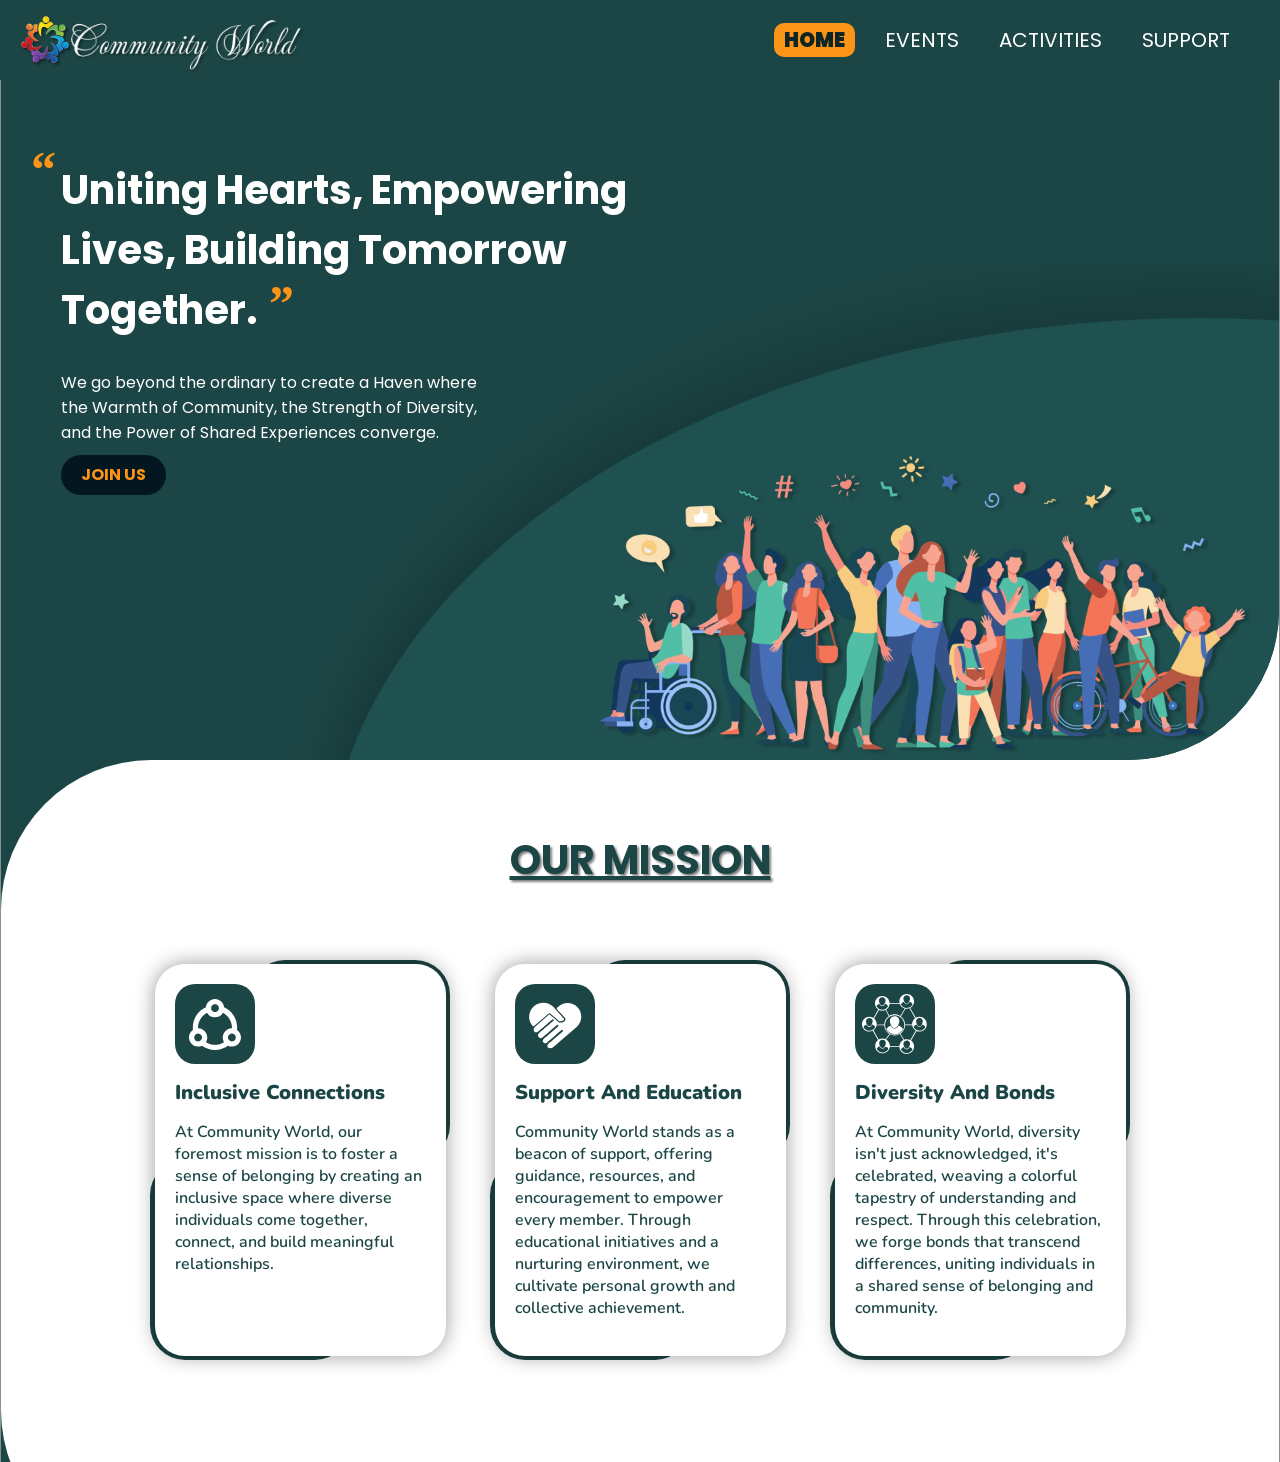
<file: index.html>
<!DOCTYPE html>
<html lang="en">
<head>
    <meta charset="UTF-8">
    <meta http-equiv="refresh" content="0;url=HomePage.html">
    <title>Redirecting...</title>
</head>
<body>
<p>If you are not redirected automatically, <a href="HomePage.html">click here</a>.</p>
</body>
</html>
</file>
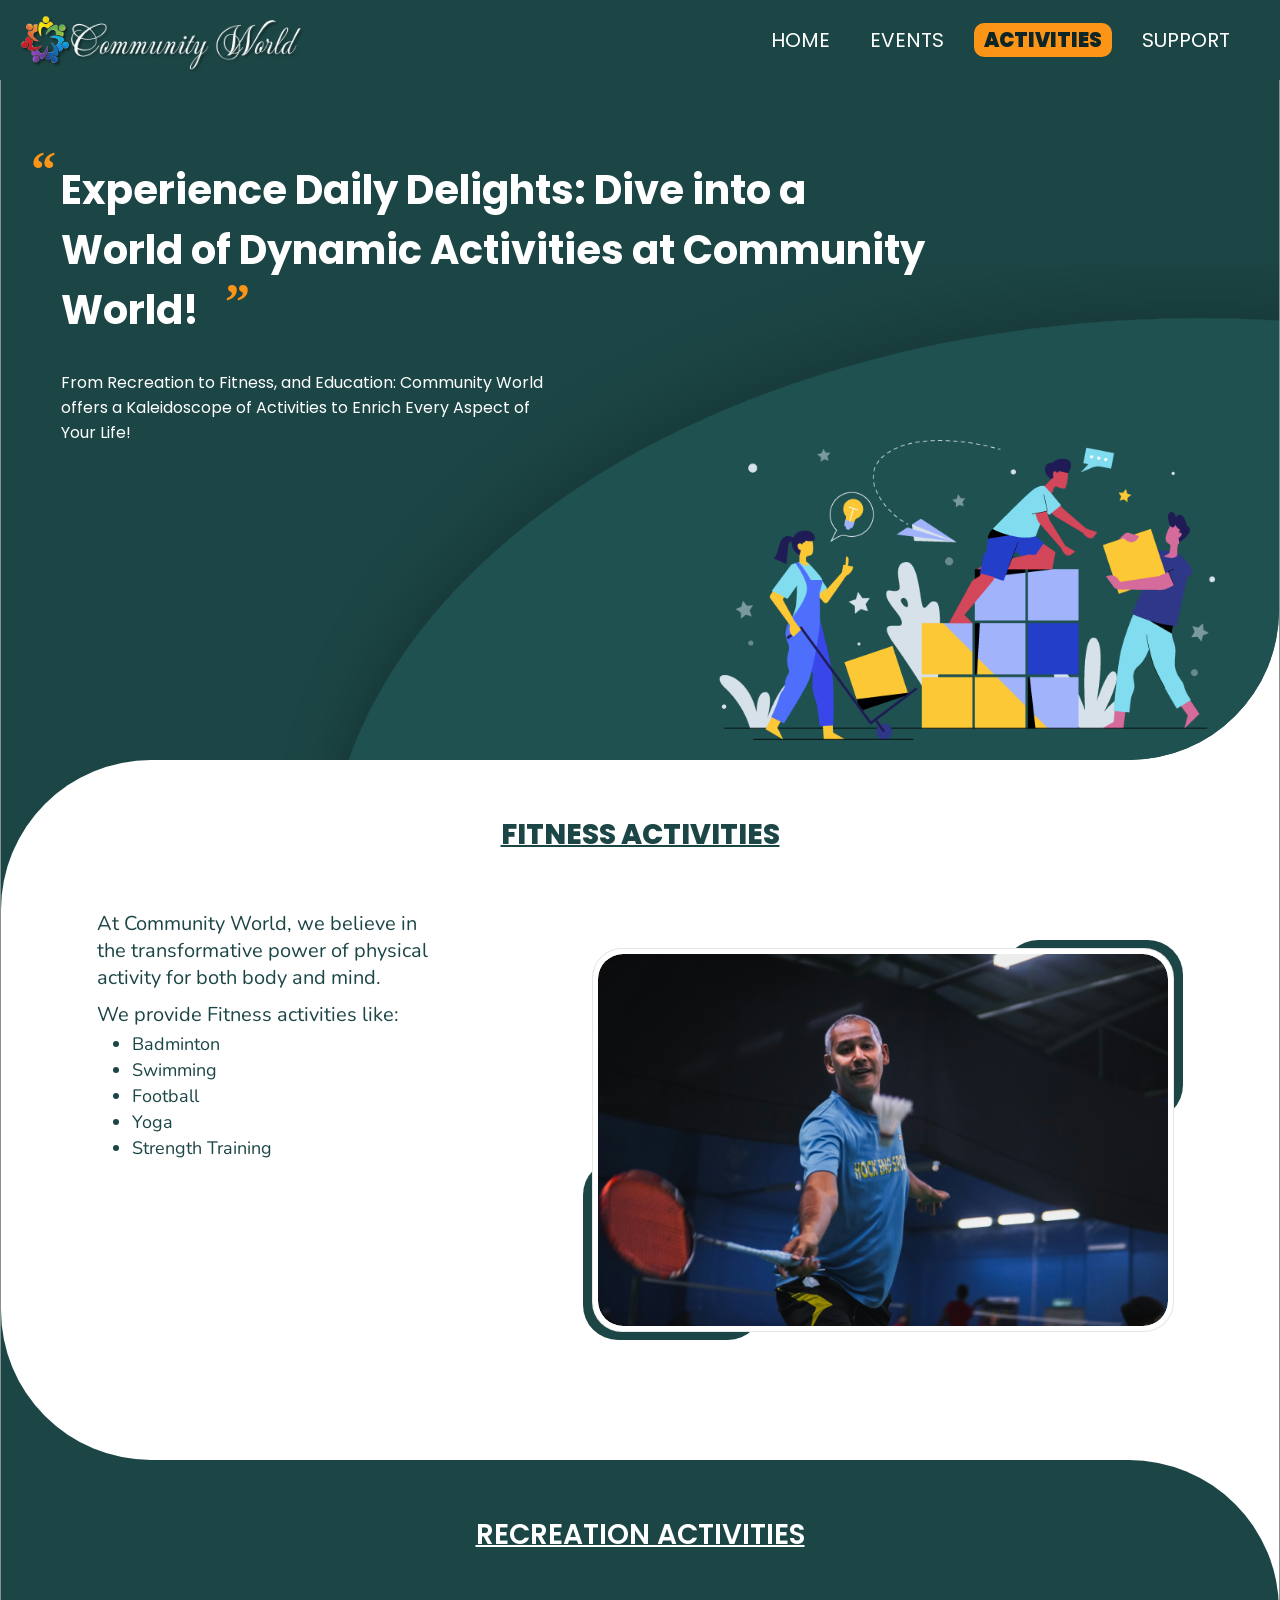
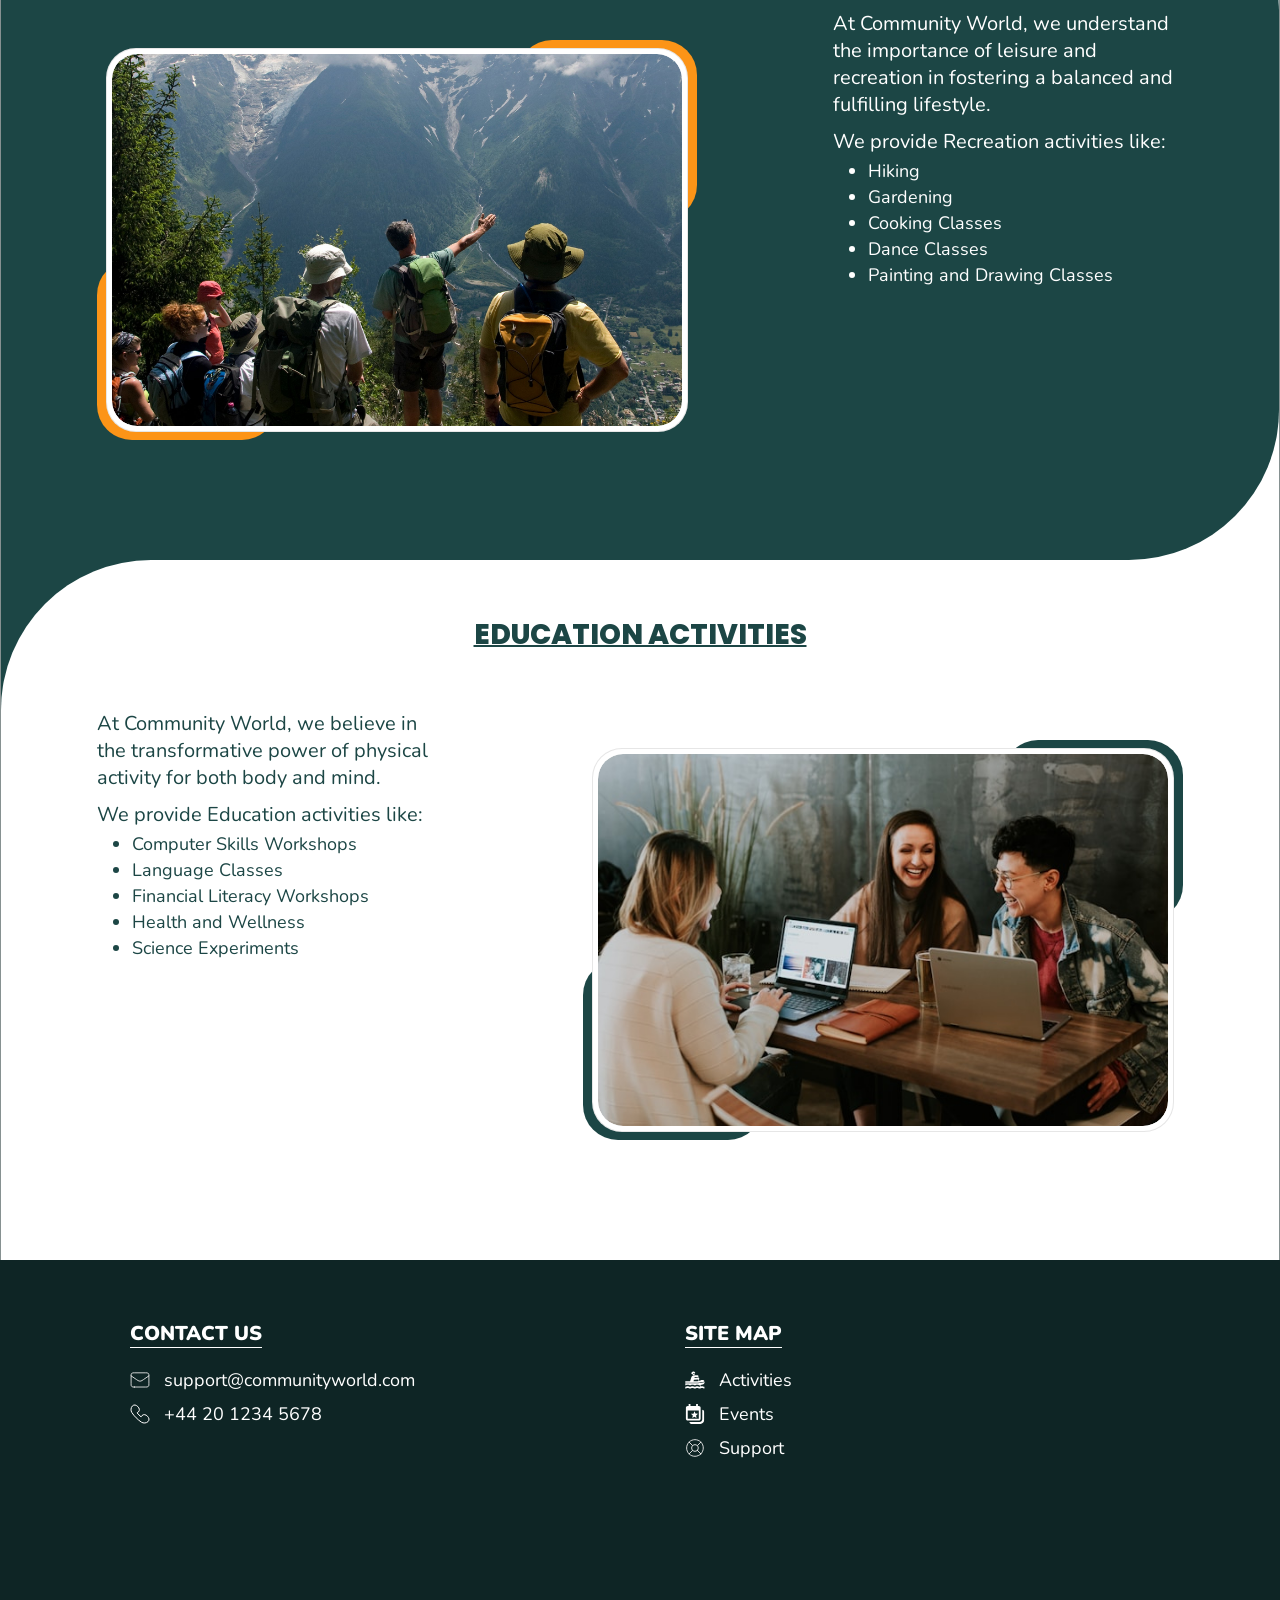
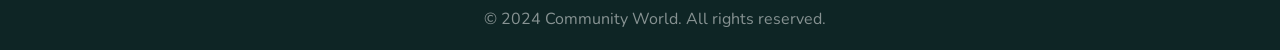
<file: Activities.html>
<!DOCTYPE html>
<html lang="en">
<head>
    <meta charset="UTF-8">
    <title>Community World | Activities </title>
    <link rel="icon" href="assets/favicon.png" type="image/png">
    <link rel="preconnect" href="https://fonts.googleapis.com">
    <link rel="preconnect" href="https://fonts.gstatic.com" crossorigin>
    <link rel="preconnect" href="https://fonts.googleapis.com">
    <link rel="preconnect" href="https://fonts.gstatic.com" crossorigin>
    <link href="https://fonts.googleapis.com/css2?family=Nunito:ital,wght@0,200..1000;1,200..1000&family=Poppins:ital,wght@0,100;0,200;0,300;0,400;0,500;0,600;0,700;0,800;0,900;1,100;1,200;1,300;1,400;1,500;1,600;1,700;1,800;1,900&display=swap" rel="stylesheet"></head>
<link rel="stylesheet" href="css/global.css" >
<link rel="stylesheet" href="css/HomePage.css" >
<link rel="stylesheet" href="css/Activities.css" >
<body>
<header class="header-wrapper">
    <div class="header-style">
        <button class="nav-btn">
            <img class="nav-btn-img" src="assets/hamburger.svg" alt="nav">
        </button>
        <div class="logo-container">
            <img class="logo" src="assets/favicon.png" alt="Community World" >
            <img class='logo-text' src="assets/Community%20World.png" alt="Community World">
        </div>
        <nav class="nav-style">
            <a  role="button" href="HomePage.html">Home</a>
            <a  role="button" href="Events.html">Events</a>
            <a class="a-active" role="button" href="Activities.html">Activities</a>
            <a role="button" href="Support.html">Support</a>
        </nav>
    </div>
</header>
<main>
    <section class="hero-section">
        <div class="hero-container">
            <div class="headline-container">
                <div class="quotation">
                    <h1> <span class="quotation-mark-left">&ldquo;</span>Experience Daily Delights: Dive into a<br> World of Dynamic Activities at Community <br>World!<span class="quotation-mark-right-ep">&rdquo;</span></h1>
                </div>
                <div class="support-line">
                    <p>From Recreation to Fitness, and Education: Community World <br>offers a Kaleidoscope of Activities to Enrich Every Aspect of <br>Your Life!</p>
                </div>
            </div>
            <div class="headImage-container">
                <div class="headImage-wrapper">
                    <img class="headImage-wrapper-ellipse" src="assets/Ellipse.svg" alt="ellipse">
                    <img class="headImage-wrapper-Image" src="assets/community_activities.png" alt="">
                </div>
            </div>
        </div>
    </section>
    <section class="activity-section activity-section-1">
        <div class="activity-container">
            <div class="activity-heading-container activity-heading-container-s1">
                <h1>FITNESS ACTIVITIES</h1>
            </div>
            <div class="activity-content-wrapper">
                <div class="activity-description activity-description-s1">
                    <p>At Community World, we believe in the transformative power of physical  activity for both body and mind.</p>
                    <div class="list-wrapper">
                        <p>We provide Fitness activities like:</p>
                        <ul>
                            <li>Badminton</li>
                            <li>Swimming</li>
                            <li>Football</li>
                            <li>Yoga</li>
                            <li>Strength Training </li>
                        </ul>
                    </div>
                </div>
                <div class="activity-card-wrapper">
                    <div class="activity-card-left-border"></div>
                    <div class="activity-card-right-border"></div>
                    <div class="activity-card activity-card-s1" id="activity-card-s1">
                        <div class="activity-card-images-container">
                            <div class="activity-card-image-wrapper">
                                <img src="assets/activity-fitness-badminton.png" alt="">
                            </div>
                        </div>
                    </div>
                </div>
            </div>
        </div>
    </section>
    <section class="activity-section activity-section-2">
        <div class="activity-container">
            <div class="activity-heading-container activity-heading-container-s2">
                <h1>RECREATION ACTIVITIES</h1>
            </div>
            <div class="activity-content-wrapper">
                <div class="activity-description activity-description-s2">
                    <p>At Community World, we understand the importance of leisure and recreation in fostering a balanced and fulfilling lifestyle.</p>
                    <div class="list-wrapper">
                        <p>We provide Recreation activities like:</p>
                        <ul>
                            <li>Hiking</li>
                            <li>Gardening</li>
                            <li>Cooking Classes </li>
                            <li>Dance Classes </li>
                            <li>Painting and Drawing Classes</li>
                        </ul>
                    </div>
                </div>
                <div class="activity-card-wrapper activity-card-wrapper-s2">
                    <div class="activity-card-left-border"></div>
                    <div class="activity-card-right-border"></div>
                    <div class="activity-card activity-card-s2" id="activity-card-s2">
                        <div class="activity-card-images-container">
                            <div class="activity-card-image-wrapper">
                                <img src="assets/activity-recreation-hiking.jpg" alt="">
                            </div>
                        </div>
                    </div>
                </div>
            </div>
        </div>
    </section>
    <section class="activity-section activity-section-3">
        <div class="activity-container">
            <div class="activity-heading-container activity-heading-container-s3">
                <h1>EDUCATION ACTIVITIES</h1>
            </div>
            <div class="activity-content-wrapper">
                <div class="activity-description activity-description-s3">
                    <p>At Community World, we believe in the transformative power of physical  activity for both body and mind.</p>
                    <div class="list-wrapper">
                        <p>We provide Education activities like:</p>
                        <ul>
                            <li>Computer Skills Workshops</li>
                            <li>Language Classes</li>
                            <li>Financial Literacy Workshops </li>
                            <li>Health and Wellness </li>
                            <li>Science Experiments </li>
                        </ul>
                    </div>
                </div>
                <div class="activity-card-wrapper">
                    <div class="activity-card-left-border"></div>
                    <div class="activity-card-right-border"></div>
                    <div class="activity-card activity-card-s3" id="activity-card-s3">
                        <div class="activity-card-images-container">
                            <div class="activity-card-image-wrapper">
                                <img src="assets/activity-education-computer-skills.jpg" alt="">
                            </div>
                        </div>
                    </div>
                </div>
            </div>
        </div>
    </section>
</main>
<footer class="footer-wrapper">
    <div class="footer-style">
        <div class="footer-content">
            <div class="contact_us-container">
                <h1>CONTACT US</h1>
                <p><img src="assets/mail_icon.svg" alt="main icon">support@communityworld.com</p>
                <p><img src="assets/phone_icon.svg" alt="main icon">+44 20 1234 5678</p>
            </div>
            <div class="sitemap-container">
                <h1>SITE MAP</h1>
                <p><img src="assets/activities_icon.svg" alt="activities icon"><a href="Activities.html">Activities</a></p>
                <p><img src="assets/events_icon.svg" alt="events icon"><a href="Events.html">Events</a></p>
                <p><img src="assets/support_icon.svg" alt="support icon"><a href="Support.html">Support</a></p>
            </div>
        </div>
        <p class="copyrightP">© 2024 Community World. All rights reserved.</p>
    </div>
</footer>
<script src="JS/global.js"></script>
</body>
</html>
</file>
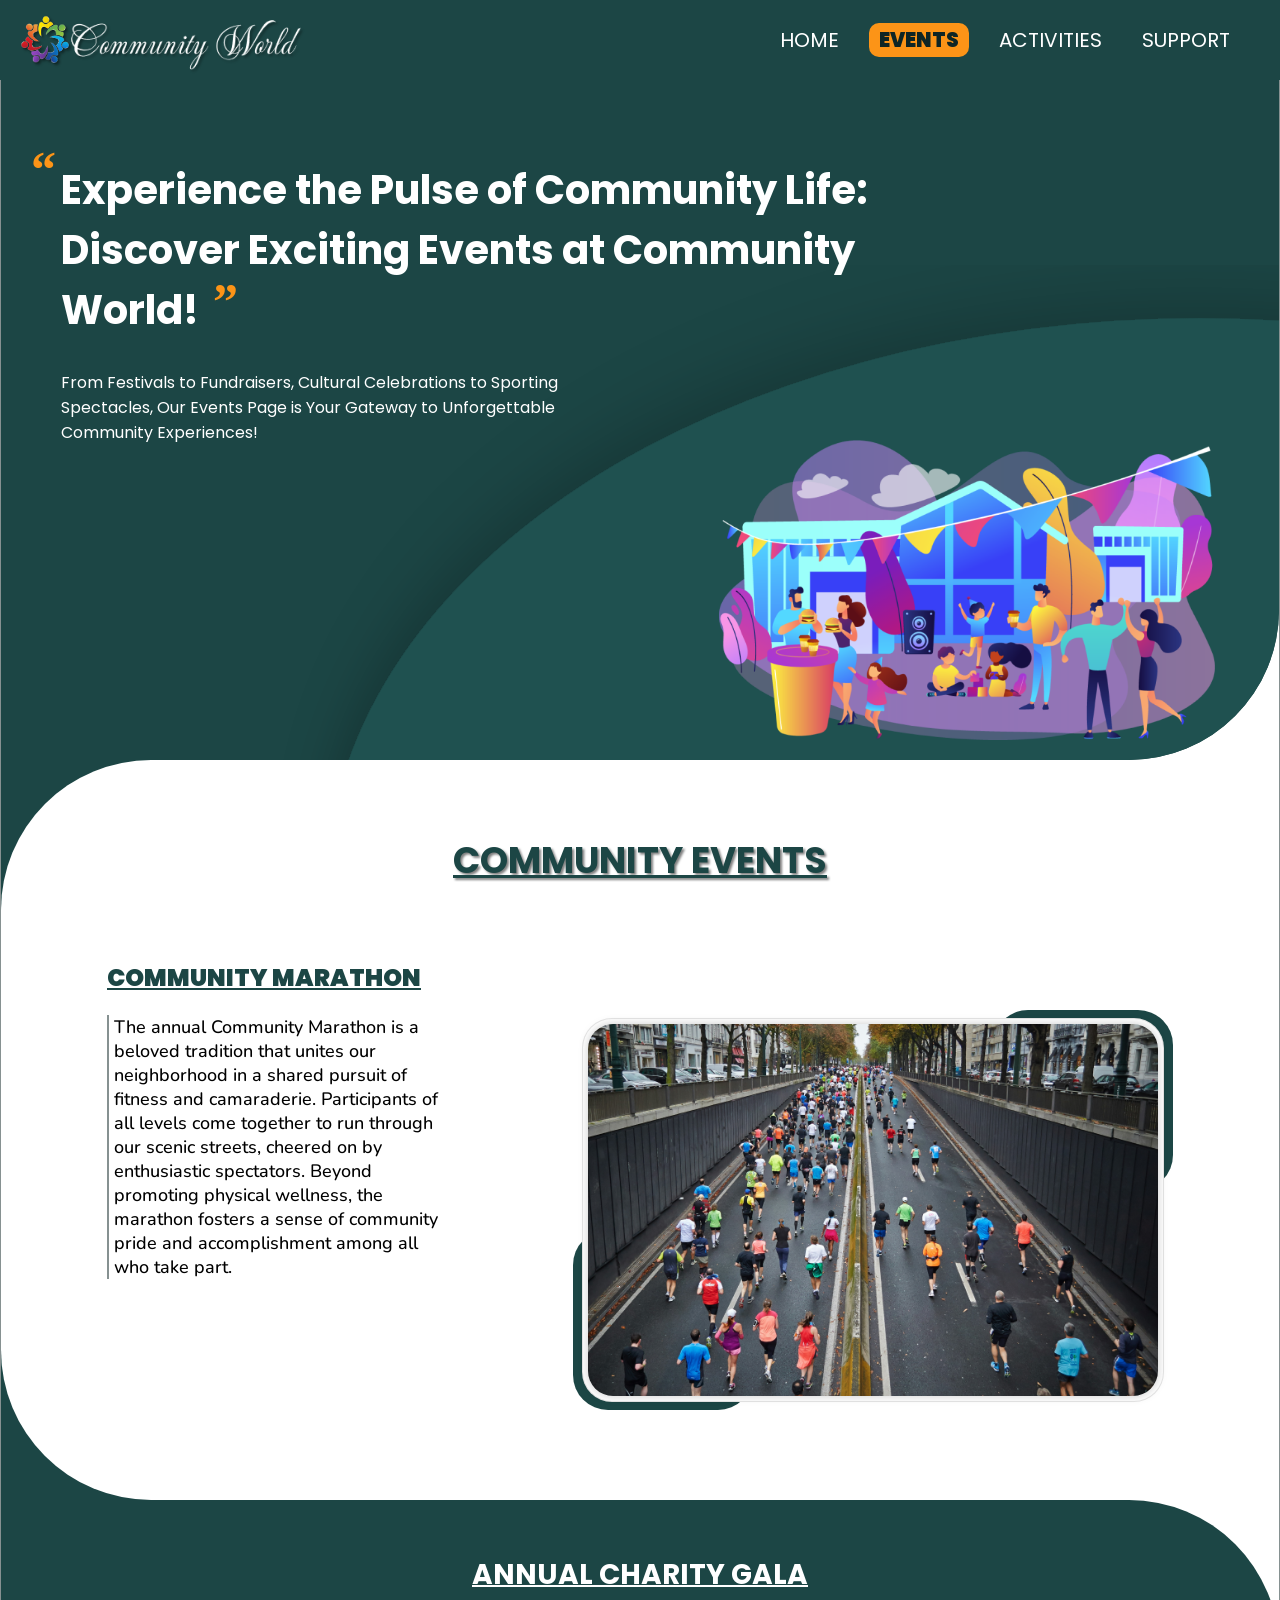
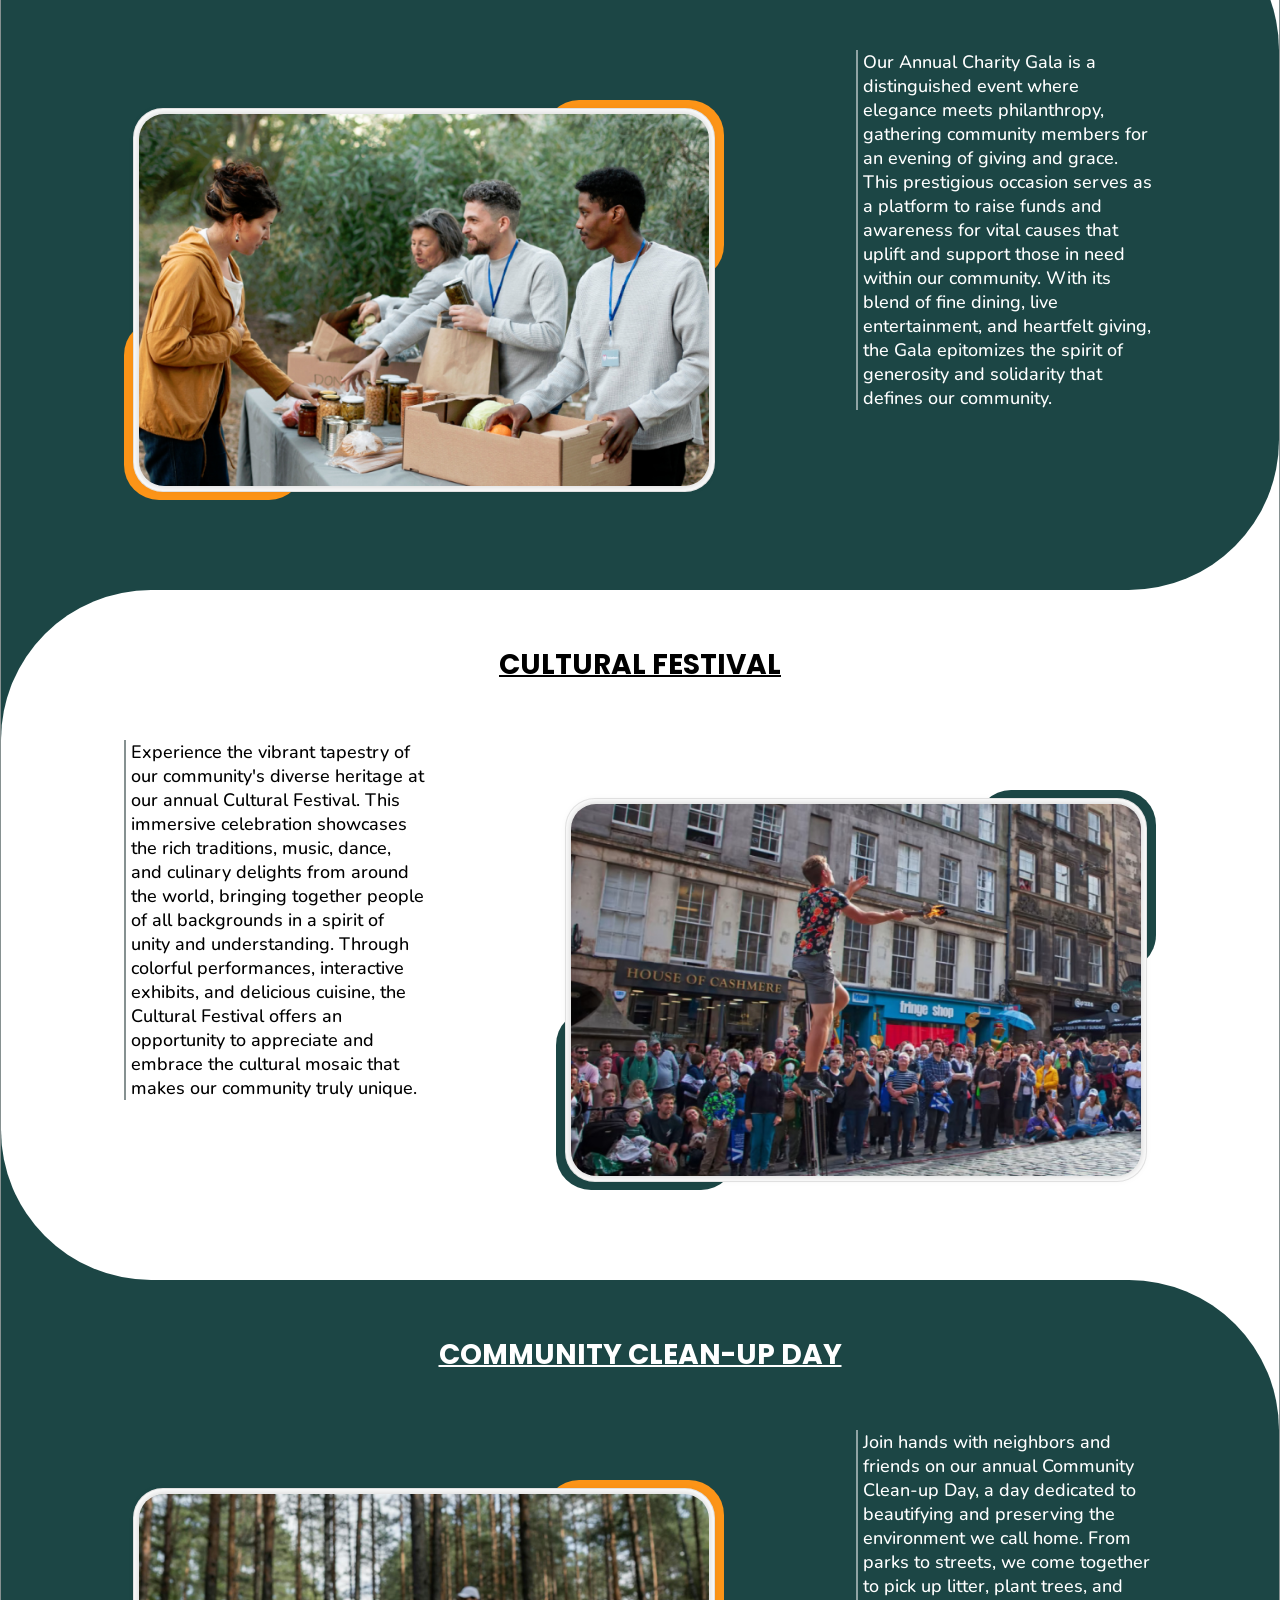
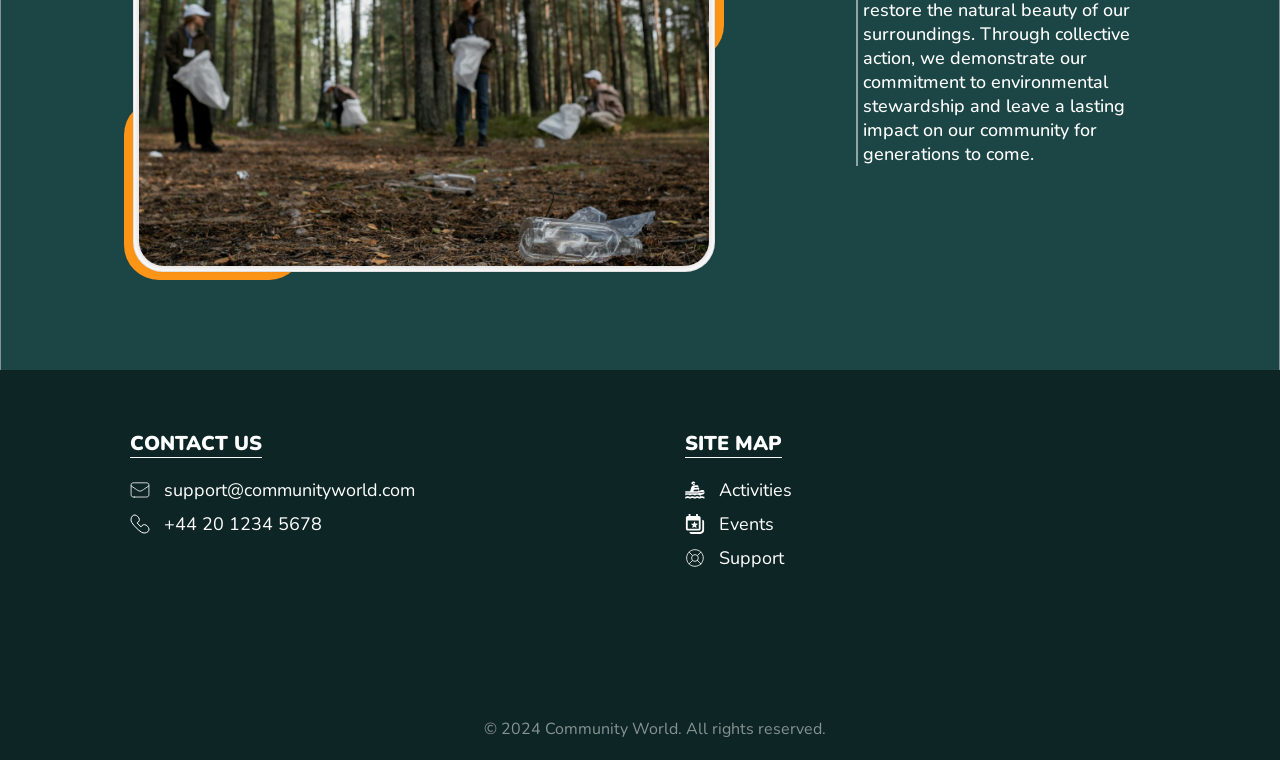
<file: Events.html>
<!DOCTYPE html>
<html lang="en">
<head>
    <meta charset="UTF-8">
    <title>Community World | Events </title>
    <link rel="icon" href="assets/favicon.png" type="image/png">
    <link rel="preconnect" href="https://fonts.googleapis.com">
    <link rel="preconnect" href="https://fonts.gstatic.com" crossorigin>
    <link rel="preconnect" href="https://fonts.googleapis.com">
    <link rel="preconnect" href="https://fonts.gstatic.com" crossorigin>
    <link href="https://fonts.googleapis.com/css2?family=Nunito:ital,wght@0,200..1000;1,200..1000&family=Poppins:ital,wght@0,100;0,200;0,300;0,400;0,500;0,600;0,700;0,800;0,900;1,100;1,200;1,300;1,400;1,500;1,600;1,700;1,800;1,900&display=swap" rel="stylesheet"></head>
<link rel="stylesheet" href="css/global.css" >
<link rel="stylesheet" href="css/HomePage.css" >
<link rel="stylesheet" href="css/EventsPage.css" >
<body>
<header class="header-wrapper">
    <div class="header-style">
        <button class="nav-btn">
            <img class="nav-btn-img" src="assets/hamburger.svg" alt="nav">
        </button>
        <div class="logo-container">
            <img class="logo" src="assets/favicon.png" alt="Community World" >
            <img class='logo-text' src="assets/Community%20World.png" alt="Community World">
        </div>
        <nav class="nav-style">
            <a  role="button" href="HomePage.html">Home</a>
            <a class="a-active" role="button" href="Events.html">Events</a>
            <a role="button" href="Activities.html">Activities</a>
            <a role="button" href="Support.html">Support</a>
        </nav>
    </div>
</header>
<main>
    <section class="hero-section">
        <div class="hero-container">
            <div class="headline-container">
                <div class="quotation">
                    <h1> <span class="quotation-mark-left">&ldquo;</span>Experience the Pulse of Community Life:<br>Discover Exciting Events at Community <br>World!<span class="quotation-mark-right-ep">&rdquo;</span></h1>
                </div>
                <div class="support-line">
                    <p>From Festivals to Fundraisers, Cultural Celebrations to Sporting<br>Spectacles, Our Events Page is Your Gateway to Unforgettable<br>Community Experiences!</p>
                </div>
            </div>
            <div class="headImage-container">
                <div class="headImage-wrapper">
                    <img class="headImage-wrapper-ellipse" src="assets/Ellipse.svg" alt="ellipse">
                    <img class="headImage-wrapper-Image" src="assets/Events.png" alt="">
                </div>
            </div>
        </div>
    </section>
    <section class="events-main-section">
        <div class="main-event-container">
            <div class="main-event-heading-container">
                <h1>COMMUNITY EVENTS</h1>
            </div>
            <div class="main-event-wrapper">
                <div class="event-description">
                    <h1>COMMUNITY MARATHON</h1>
                    <p>
                        The annual Community Marathon is a beloved tradition that unites our  neighborhood in a shared pursuit of fitness and camaraderie.  Participants of all levels come together to run through our scenic  streets, cheered on by enthusiastic spectators. Beyond promoting  physical wellness, the marathon fosters a sense of community pride and  accomplishment among all who take part.
                    </p>
                </div>
                <div class="event-card-wrapper">
                        <div class="event-card-left-border"></div>
                        <div class="event-card-right-border"></div>
                        <div class="event-card">
                            <div class="event-card-image-wrapper">
                                <img src="assets/event_community_marathon.png" alt="">
                            </div>
                        </div>
                </div>
            </div>
        </div>
    </section>
    <section class="events-section-1">
        <div class="event-container">
            <div class="event-heading-container">
                <h1>ANNUAL CHARITY GALA</h1>
            </div>
            <div class="event-content-wrapper">
                <div class="event-description">
                    <p>Our Annual Charity Gala is a distinguished event where elegance meets  philanthropy, gathering community members for an evening of giving and  grace. This prestigious occasion serves as a platform to raise funds and  awareness for vital causes that uplift and support those in need within  our community. With its blend of fine dining, live entertainment, and  heartfelt giving, the Gala epitomizes the spirit of generosity and  solidarity that defines our community. </p>
                </div>
                <div class="event-card-wrapper">
                    <div class="event-card-left-border"></div>
                    <div class="event-card-right-border"></div>
                    <div class="event-card">
                        <div class="event-card-image-wrapper">
                            <img src="assets/event_community_charity_gala.png" alt="">
                        </div>
                    </div>
                </div>
            </div>
        </div>
    </section>
    <section class="events-section-2">
        <div class="event-container">
            <div class="event-heading-container">
                <h1>CULTURAL FESTIVAL</h1>
            </div>
            <div class="event-content-wrapper">
                <div class="event-description">
                    <p>Experience the vibrant tapestry of our community's diverse heritage at  our annual Cultural Festival. This immersive celebration showcases the  rich traditions, music, dance, and culinary delights from around the  world, bringing together people of all backgrounds in a spirit of unity  and understanding. Through colorful performances, interactive exhibits,  and delicious cuisine, the Cultural Festival offers an opportunity to  appreciate and embrace the cultural mosaic that makes our community  truly unique.</p>
                </div>
                <div class="event-card-wrapper">
                    <div class="event-card-left-border"></div>
                    <div class="event-card-right-border"></div>
                    <div class="event-card">
                        <div class="event-card-image-wrapper">
                            <img src="assets/event_community_cultural_festival.png" alt="">
                        </div>
                    </div>
                </div>
            </div>
        </div>
    </section>
    <section class="events-section-3">
        <div class="event-container">
            <div class="event-heading-container">
                <h1>Community Clean-up Day</h1>
            </div>
            <div class="event-content-wrapper">
                <div class="event-description">
                    <p>Join hands with neighbors and friends on our annual Community Clean-up  Day, a day dedicated to beautifying and preserving the environment we  call home. From parks to streets, we come together to pick up litter,  plant trees, and restore the natural beauty of our surroundings. Through  collective action, we demonstrate our commitment to environmental  stewardship and leave a lasting impact on our community for generations  to come.</p>
                </div>
                <div class="event-card-wrapper">
                    <div class="event-card-left-border"></div>
                    <div class="event-card-right-border"></div>
                    <div class="event-card">
                        <div class="event-card-image-wrapper">
                            <img src="assets/event_community_clean-up-day.png" alt="">
                        </div>
                    </div>
                </div>
            </div>
        </div>
    </section>
</main>
<footer class="footer-wrapper">
    <div class="footer-style">
        <div class="footer-content">
            <div class="contact_us-container">
                <h1>CONTACT US</h1>
                <p><img src="assets/mail_icon.svg" alt="main icon">support@communityworld.com</p>
                <p><img src="assets/phone_icon.svg" alt="main icon">+44 20 1234 5678</p>
            </div>
            <div class="sitemap-container">
                <h1>SITE MAP</h1>
                <p><img src="assets/activities_icon.svg" alt="activities icon"><a href="Activities.html">Activities</a></p>
                <p><img src="assets/events_icon.svg" alt="events icon"><a href="Events.html">Events</a></p>
                <p><img src="assets/support_icon.svg" alt="support icon"><a href="Support.html">Support</a></p>
            </div>
        </div>
        <p class="copyrightP">© 2024 Community World. All rights reserved.</p>
    </div>
</footer>
<script src="JS/global.js"></script>
</body>
</html>
</file>
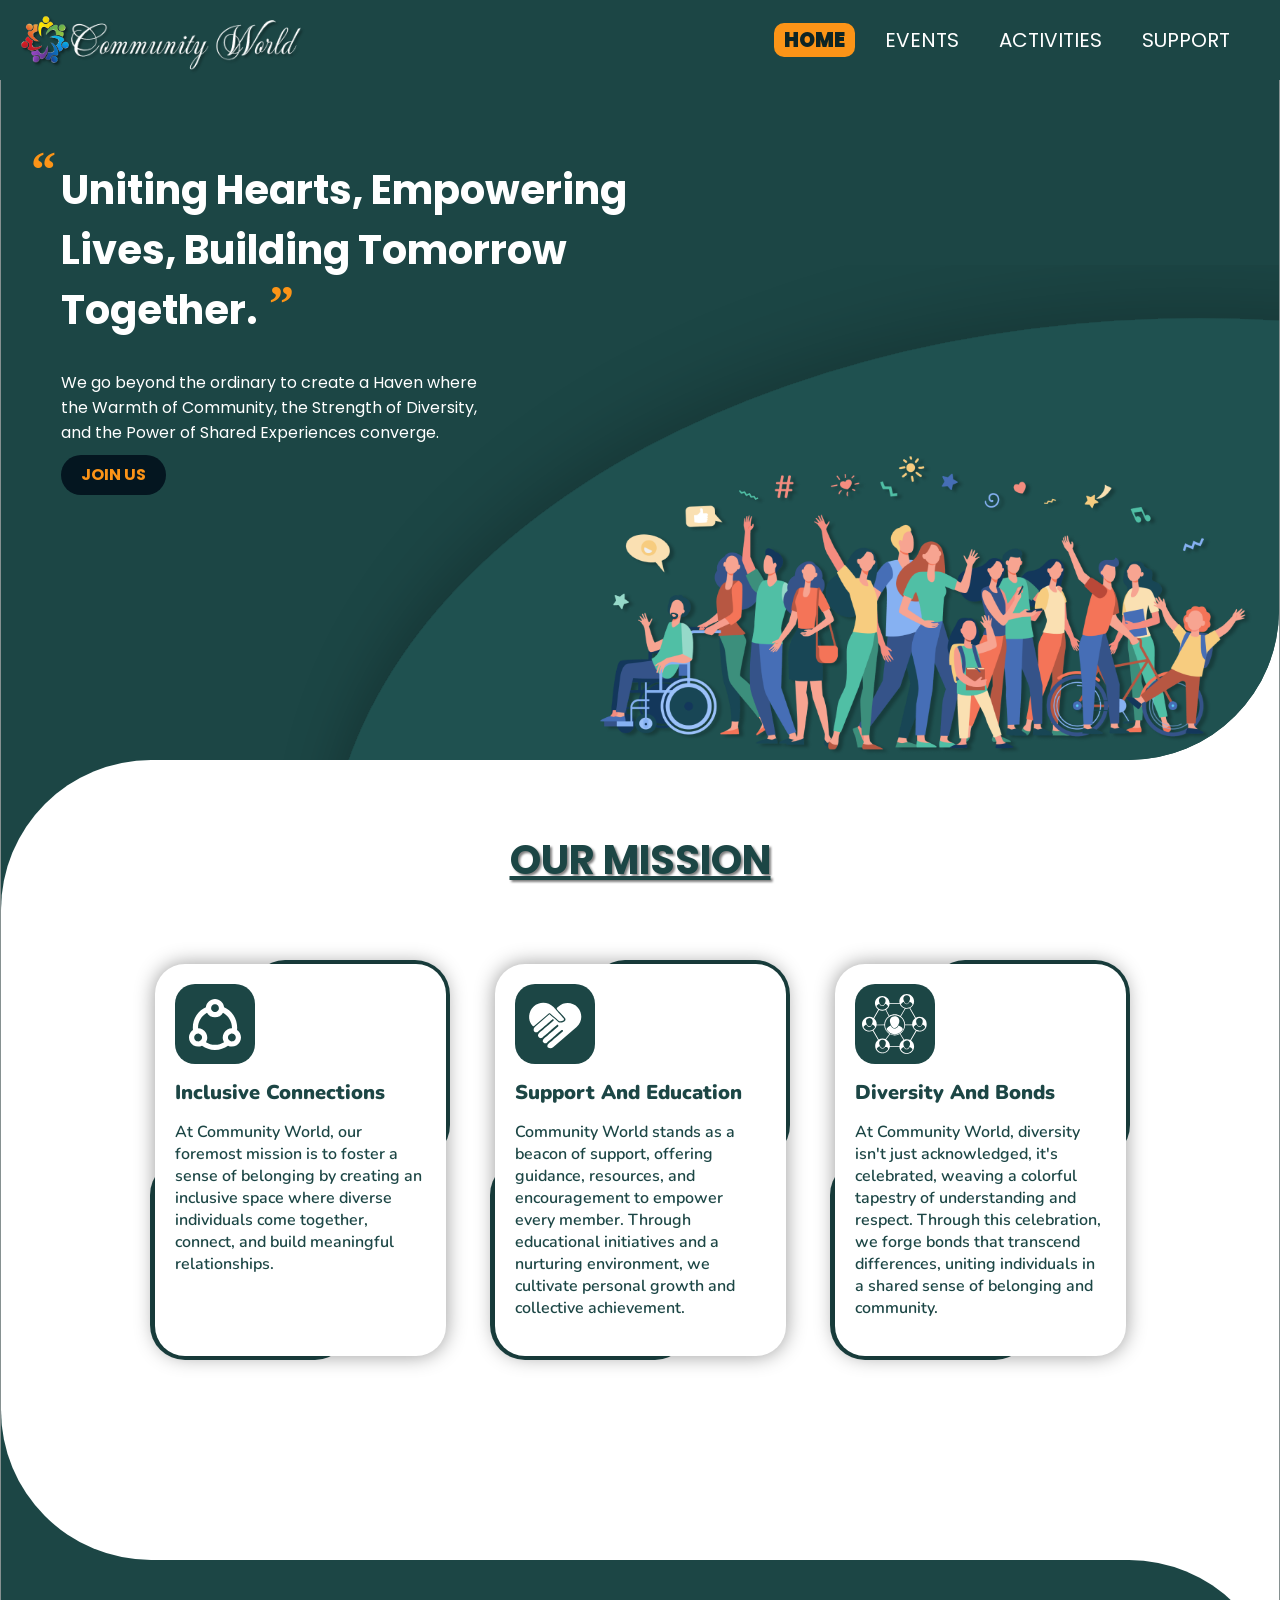
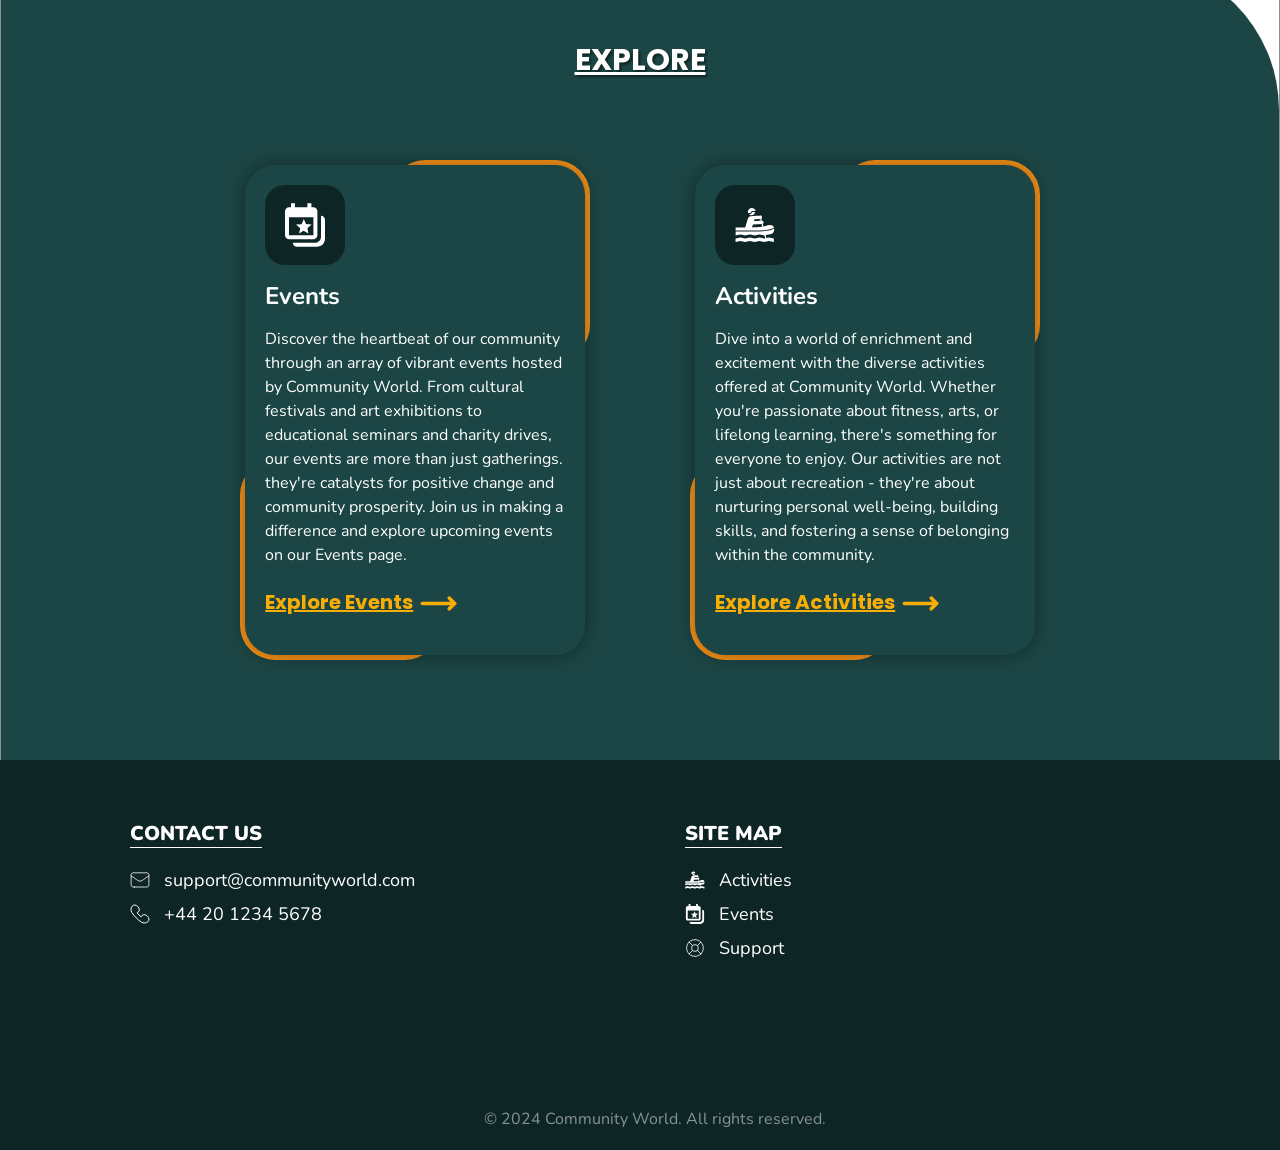
<file: HomePage.html>
<!DOCTYPE html>
<html lang="en">
<head>
    <meta charset="UTF-8">
    <title>Community World | Home </title>
    <link rel="icon" href="assets/favicon.png" type="image/png">
    <link rel="preconnect" href="https://fonts.googleapis.com">
    <link rel="preconnect" href="https://fonts.gstatic.com" crossorigin>
    <link rel="preconnect" href="https://fonts.googleapis.com">
    <link rel="preconnect" href="https://fonts.gstatic.com" crossorigin>
    <link href="https://fonts.googleapis.com/css2?family=Nunito:ital,wght@0,200..1000;1,200..1000&family=Poppins:ital,wght@0,100;0,200;0,300;0,400;0,500;0,600;0,700;0,800;0,900;1,100;1,200;1,300;1,400;1,500;1,600;1,700;1,800;1,900&display=swap" rel="stylesheet"></head>
    <link rel="stylesheet" href="css/global.css" >
    <link rel="stylesheet" href="css/HomePage.css" >
<body>
    <header class="header-wrapper">
        <div class="header-style">
            <button class="nav-btn">
                <img class="nav-btn-img" src="assets/hamburger.svg" alt="nav">
            </button>
            <div class="logo-container">
                <img class="logo" src="assets/favicon.png" alt="Community World" >
                <img class='logo-text' src="assets/Community%20World.png" alt="Community World">
            </div>
            <nav class="nav-style">
                <a class="a-active" role="button" href="HomePage.html">Home</a>
                <a role="button" href="Events.html">Events</a>
                <a role="button" href="Activities.html">Activities</a>
                <a role="button" href="Support.html">Support</a>
            </nav>
        </div>
    </header>
    <main>
        <section class="hero-section">
            <div class="hero-container">
                <div class="headline-container">
                    <div class="quotation">
                        <h1> <span class="quotation-mark-left">&ldquo;</span>Uniting Hearts, Empowering<br>Lives, Building Tomorrow<br>Together.<span class="quotation-mark-right">&rdquo;</span></h1>
                    </div>
                    <div class="support-line">
                        <p>We go beyond the ordinary to create a Haven where<br>the Warmth of Community, the Strength of Diversity,<br>and the Power of Shared Experiences converge.</p>
                    </div>
                    <div class="button-container">
                        <button class="join-us-btn" onclick="navigateToPage()">
                            JOIN US
                        </button>
                    </div>
                </div>
                <div class="headImage-container">
                    <div class="headImage-wrapper">
                        <img class="headImage-wrapper-ellipse" src="assets/Ellipse.svg" alt="ellipse">
                        <img class="headImage-wrapper-Image" src="assets/hero-headImage.png" alt="">
                    </div>
                </div>
            </div>
        </section>
        <section class="mission-section">
            <div class="mission-container">
                <div class="mission-heading-container">
                    <h1>OUR MISSION</h1>
                </div>
                <div class="mission-cards-container">
                    <div class="mission-card-wrapper">
                        <div class="mission-card-left-border"></div>
                        <div class="mission-card-right-border"></div>
                        <div class="mission-card">
                            <div class="image-container">
                                <img src="assets/Connections.svg" alt="Connections Image">
                            </div>
                            <h1>Inclusive Connections</h1>
                            <p>At Community World, our foremost mission is to foster a sense of belonging by creating an inclusive space where diverse individuals come together, connect, and build meaningful relationships.</p>
                        </div>
                    </div>
                    <div class="mission-card-wrapper">
                        <div class="mission-card-left-border"></div>
                        <div class="mission-card-right-border"></div>
                        <div class="mission-card">
                            <div class="image-container">
                                <img src="assets/support_and_education.svg" alt="Support And Education Image">
                            </div>
                            <h1>Support And Education</h1>
                            <p>Community World stands as a beacon of support, offering guidance, resources, and encouragement to empower every member. Through educational initiatives and a nurturing environment, we cultivate personal growth and collective achievement.</p>
                        </div>
                    </div>
                    <div class="mission-card-wrapper">
                        <div class="mission-card-left-border"></div>
                        <div class="mission-card-right-border"></div>
                        <div class="mission-card">
                            <div class="image-container">
                                <img src="assets/diversity_and_bonds.svg" alt="Connections">
                            </div>
                            <h1>Diversity And Bonds</h1>
                            <p>At Community World, diversity isn't just acknowledged, it's celebrated, weaving a colorful tapestry of understanding and respect. Through this celebration, we forge bonds that transcend differences, uniting individuals in a shared sense of belonging and community.</p>
                        </div>
                    </div>
                </div>
            </div>
        </section>
        <section class="explore-section">
            <div class="explore-container">
                <div class="explore-heading-container">
                    <h1>EXPLORE</h1>
                </div>
                <div class="explore-cards-container">
                    <div class="explore-card-wrapper">
                        <div class="explore-card-left-border"></div>
                        <div class="explore-card-right-border"></div>
                        <div class="explore-card">
                            <div class="image-container">
                                <img src="assets/events_icon.svg" alt="Connections">
                            </div>
                            <h1>Events</h1>
                            <p>Discover the heartbeat of our community through an array of vibrant events hosted by Community World. From cultural festivals and art exhibitions to educational seminars and charity drives, our events are more than just gatherings. they're catalysts for positive change and community prosperity. Join us in making a difference and explore upcoming events on our Events page.</p>
                            <a role="button" href="Events.html">Explore Events <img src="assets/right-arrow_svg.svg" alt=""></a>
                        </div>
                    </div>
                    <div class="explore-card-wrapper">
                        <div class="explore-card-left-border"></div>
                        <div class="explore-card-right-border"></div>
                        <div class="explore-card">
                            <div class="image-container">
                                <img src="assets/activities_icon.svg" alt="Connections">
                            </div>
                            <h1>Activities</h1>
                            <p>Dive into a world of enrichment and excitement with the diverse activities offered at Community World. Whether you're passionate about fitness, arts, or lifelong learning, there's something for everyone to enjoy. Our activities are not just about recreation - they're about nurturing personal well-being, building skills, and fostering a sense of belonging within the community.</p>
                            <a role="button" href="Activities.html">Explore Activities <img src="assets/right-arrow_svg.svg" alt=""></a>
                        </div>
                    </div>
                </div>
            </div>
        </section>
    </main>
    <footer class="footer-wrapper">
        <div class="footer-style">
            <div class="footer-content">
                <div class="contact_us-container">
                    <h1>CONTACT US</h1>
                    <p><img src="assets/mail_icon.svg" alt="main icon">support@communityworld.com</p>
                    <p><img src="assets/phone_icon.svg" alt="main icon">+44 20 1234 5678</p>
                </div>
                <div class="sitemap-container">
                    <h1>SITE MAP</h1>
                    <p><img src="assets/activities_icon.svg" alt="activities icon"><a href="Activities.html">Activities</a></p>
                    <p><img src="assets/events_icon.svg" alt="events icon"><a href="Events.html">Events</a></p>
                    <p><img src="assets/support_icon.svg" alt="support icon"><a href="Support.html">Support</a></p>
                </div>
            </div>
            <p class="copyrightP">© 2024 Community World. All rights reserved.</p>
        </div>
    </footer>
    <script src="JS/global.js"></script>
    <script>
		function navigateToPage() {
			window.location.href = 'JoinUs.html';
		}
    </script>
</body>
</html>
</file>
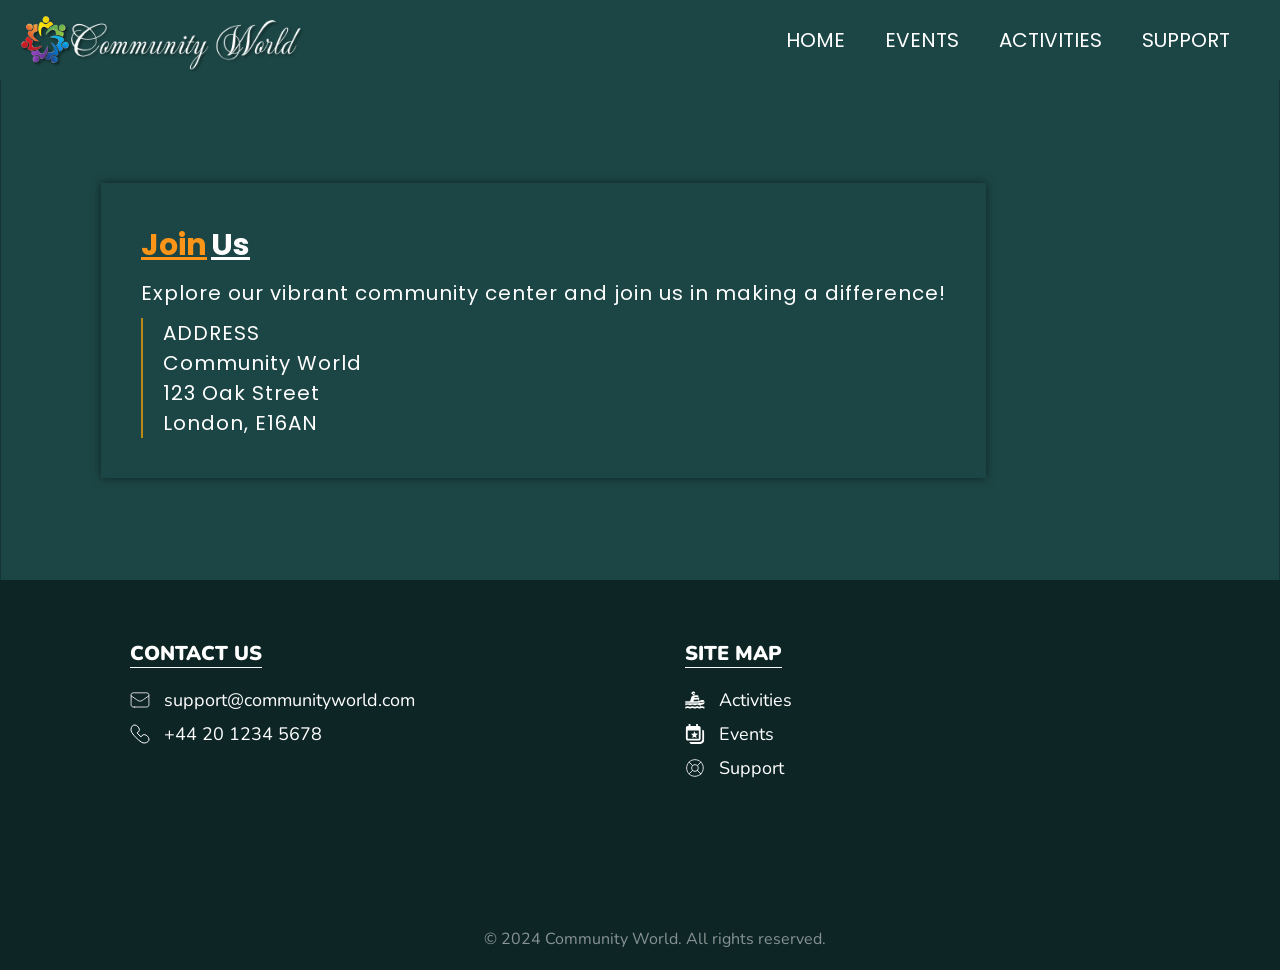
<file: JoinUs.html>
<!DOCTYPE html>
<html lang="en">
<head>
    <meta charset="UTF-8">
    <title>Community World | Join Us </title>
    <link rel="icon" href="assets/favicon.png" type="image/png">
    <link rel="preconnect" href="https://fonts.googleapis.com">
    <link rel="preconnect" href="https://fonts.gstatic.com" crossorigin>
    <link rel="preconnect" href="https://fonts.googleapis.com">
    <link rel="preconnect" href="https://fonts.gstatic.com" crossorigin>
    <link href="https://fonts.googleapis.com/css2?family=Nunito:ital,wght@0,200..1000;1,200..1000&family=Poppins:ital,wght@0,100;0,200;0,300;0,400;0,500;0,600;0,700;0,800;0,900;1,100;1,200;1,300;1,400;1,500;1,600;1,700;1,800;1,900&display=swap" rel="stylesheet"></head>
<link rel="stylesheet" href="css/global.css" >
<link rel="stylesheet" href="css/JoinUs.css" >
<body>
<header class="header-wrapper">
    <div class="header-style">
        <button class="nav-btn">
            <img class="nav-btn-img" src="assets/hamburger.svg" alt="nav">
        </button>
        <div class="logo-container">
            <img class="logo" src="assets/favicon.png" alt="Community World" >
            <img class='logo-text' src="assets/Community%20World.png" alt="Community World">
        </div>
        <nav class="nav-style">
            <a  role="button" href="HomePage.html">Home</a>
            <a role="button" href="Events.html">Events</a>
            <a role="button" href="Activities.html">Activities</a>
            <a role="button" href="Support.html">Support</a>
        </nav>
    </div>
</header>
<main class="address-section">
    <div class="address-container">
        <h1><span>Join</span>Us</h1>
        <p>Explore our vibrant community center and join us in making a difference!</p>
        <p class="address"><span>ADDRESS</span><br>Community World<br>
        123 Oak Street<br>London, E16AN</p>
    </div>
</main>
<footer class="footer-wrapper">
    <div class="footer-style">
        <div class="footer-content">
            <div class="contact_us-container">
                <h1>CONTACT US</h1>
                <p><img src="assets/mail_icon.svg" alt="main icon">support@communityworld.com</p>
                <p><img src="assets/phone_icon.svg" alt="main icon">+44 20 1234 5678</p>
            </div>
            <div class="sitemap-container">
                <h1>SITE MAP</h1>
                <p><img src="assets/activities_icon.svg" alt="activities icon"><a href="Activities.html">Activities</a></p>
                <p><img src="assets/events_icon.svg" alt="events icon"><a href="Events.html">Events</a></p>
                <p><img src="assets/support_icon.svg" alt="support icon"><a href="Support.html">Support</a></p>
            </div>
        </div>
        <p class="copyrightP">© 2024 Community World. All rights reserved.</p>
    </div>
</footer>
<script src="JS/global.js"></script>
</body>
</html>
</file>
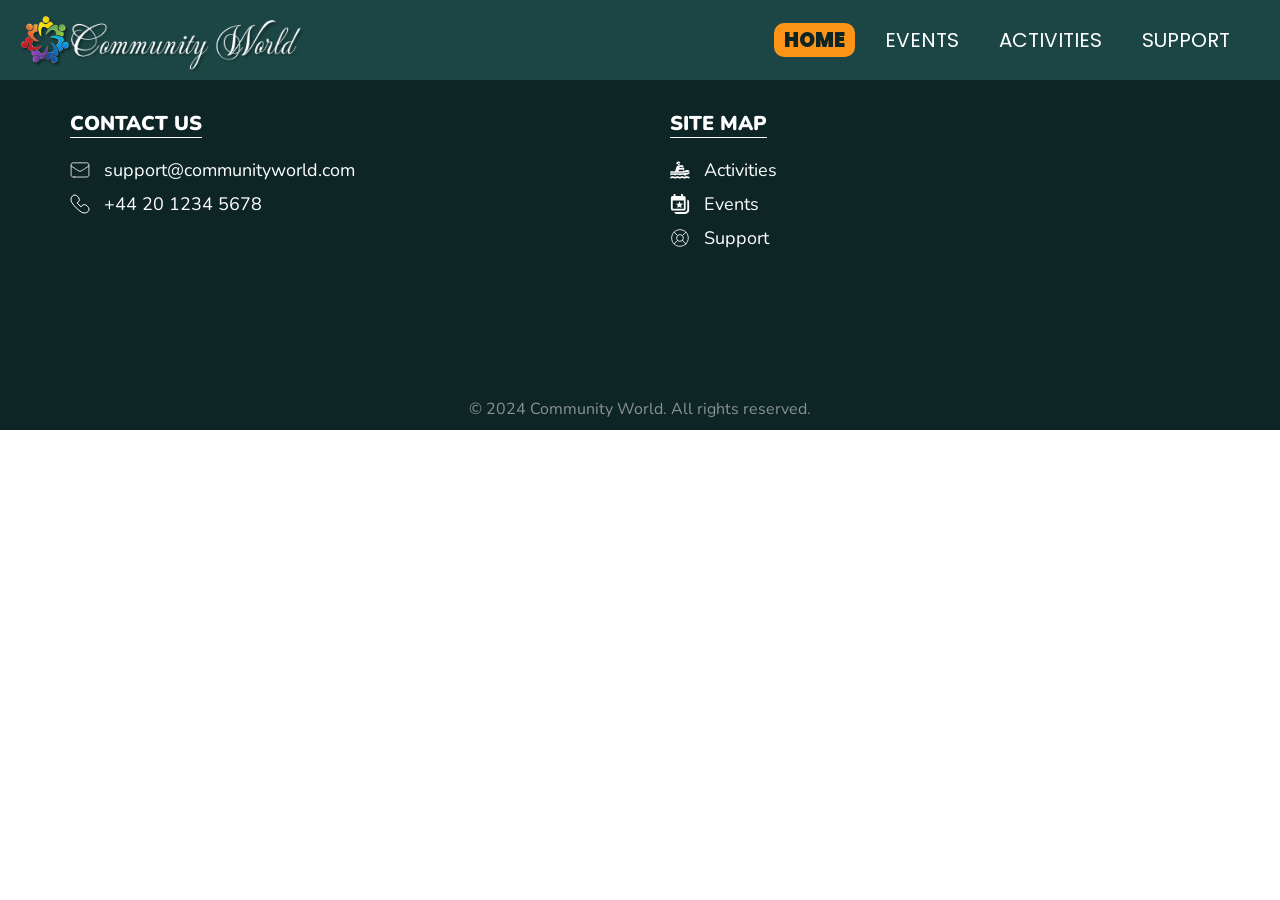
<file: refernce.html>
<!DOCTYPE html>
<html lang="en">
<head>
    <meta charset="UTF-8">
    <title>Community World | Home </title>
    <link rel="icon" href="assets/favicon.png" type="image/png">
    <link rel="preconnect" href="https://fonts.googleapis.com">
    <link rel="preconnect" href="https://fonts.gstatic.com" crossorigin>
    <link rel="preconnect" href="https://fonts.googleapis.com">
    <link rel="preconnect" href="https://fonts.gstatic.com" crossorigin>
    <link href="https://fonts.googleapis.com/css2?family=Nunito:ital,wght@0,200..1000;1,200..1000&family=Poppins:ital,wght@0,100;0,200;0,300;0,400;0,500;0,600;0,700;0,800;0,900;1,100;1,200;1,300;1,400;1,500;1,600;1,700;1,800;1,900&display=swap" rel="stylesheet"></head>
<link rel="stylesheet" href="css/global.css" >
<body>
<header class="header-style">
    <button class="nav-btn">
        <img class="nav-btn-img" src="assets/hamburger.svg" alt="nav">
    </button>
    <div class="logo-container">
        <img class="logo" src="assets/favicon.png" alt="Community World" >
        <img class='logo-text' src="assets/Community%20World.png" alt="Community World">
    </div>
    <nav class="nav-style">
        <a class="a-active" role="button" href="HomePage.html">Home</a>
        <a role="button" href="Events.html">Events</a>
        <a role="button" href="Activities.html">Activities</a>
        <a role="button" href="Activities.html">Support</a>
    </nav>
</header>


<footer class="footer-style">
    <div class="footer-content">
        <div class="contact_us-container">
            <h1>CONTACT US</h1>
            <p><img src="assets/mail_icon.svg" alt="main icon">support@communityworld.com</p>
            <p><img src="assets/phone_icon.svg" alt="main icon">+44 20 1234 5678</p>
        </div>
        <div class="sitemap-container">
            <h1>SITE MAP</h1>
            <p><img src="assets/activities_icon.svg" alt="activities icon"><a href="Activities.html">Activities</a></p>
            <p><img src="assets/events_icon.svg" alt="events icon"><a href="Events.html">Events</a></p>
            <p><img src="assets/support_icon.svg" alt="support icon"><a href="Support.html">Support</a></p>
        </div>
    </div>
    <p class="copyrightP">© 2024 Community World. All rights reserved.</p>
</footer>
<script src="JS/global.js"></script>
</body>
</html>
</file>
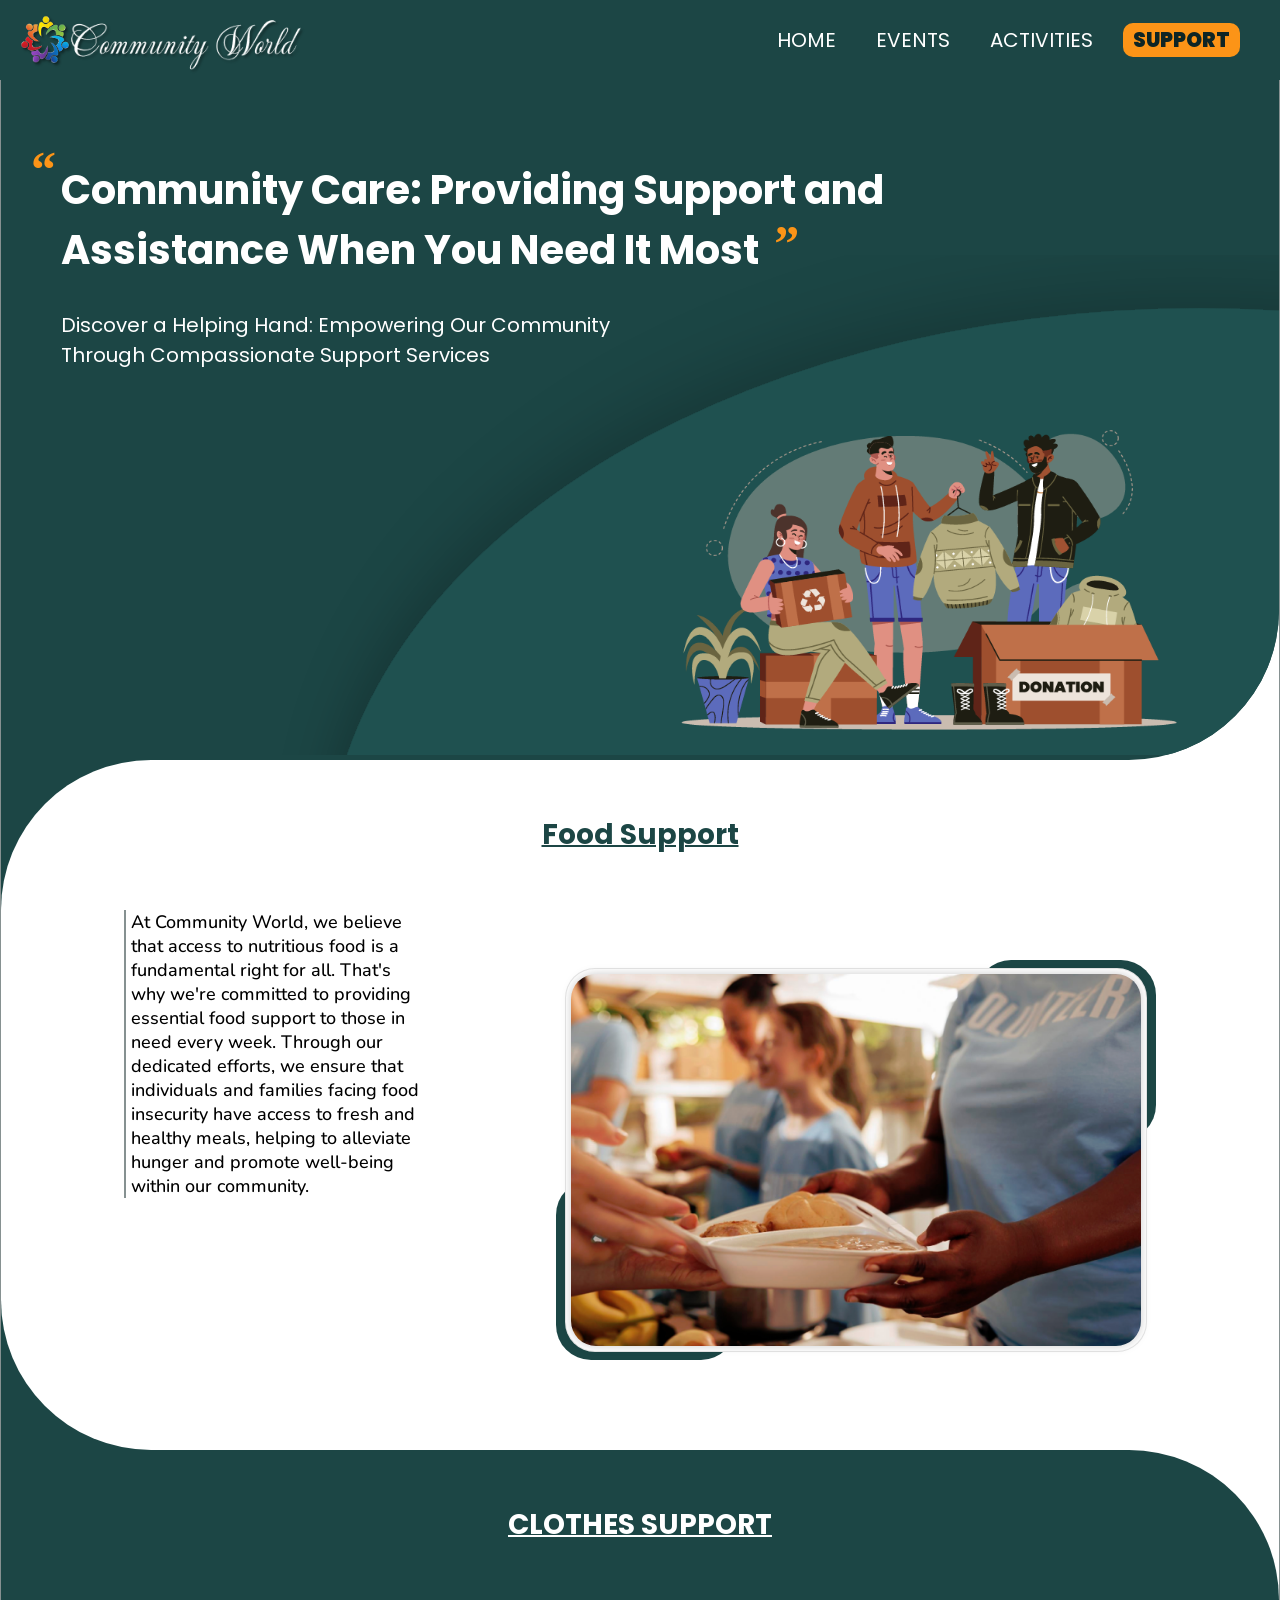
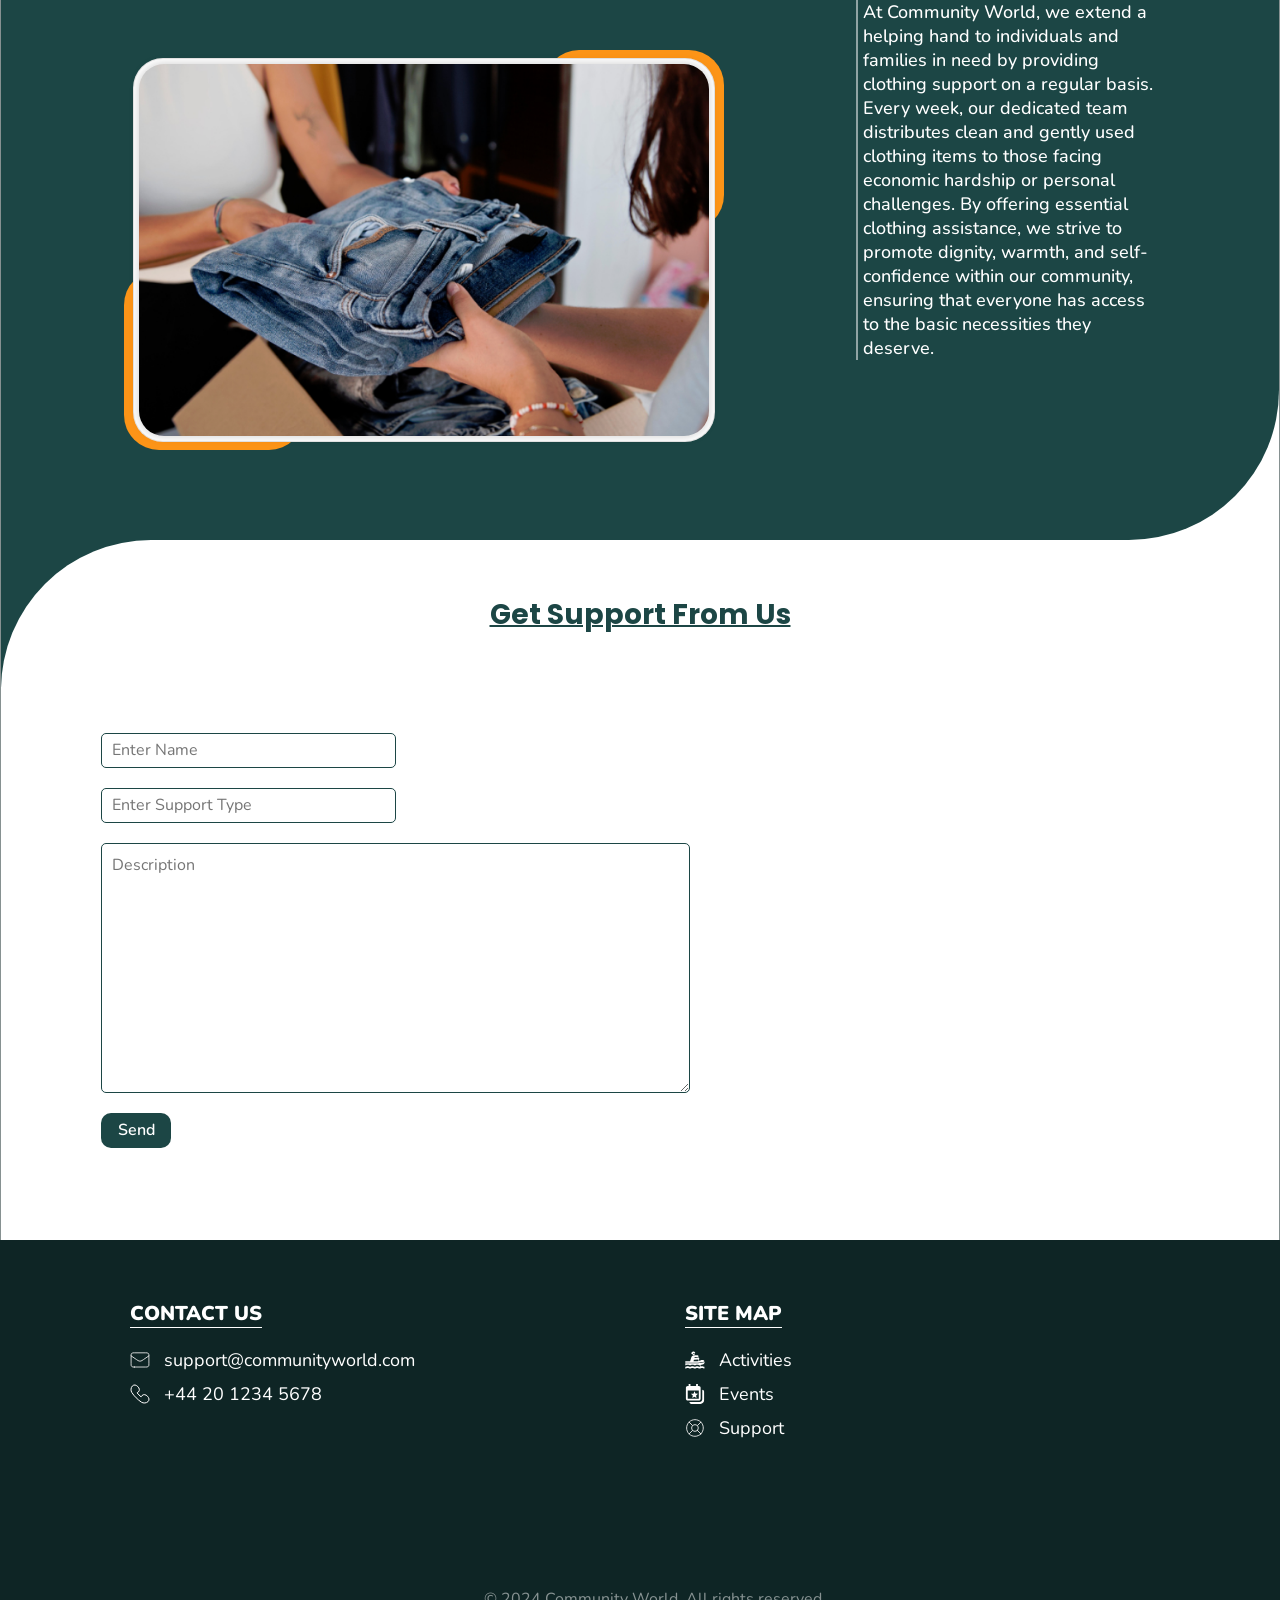
<file: Support.html>
<!DOCTYPE html>
<html lang="en">
<head>
    <meta charset="UTF-8">
    <title>Community World | Support </title>
    <link rel="icon" href="assets/favicon.png" type="image/png">
    <link rel="preconnect" href="https://fonts.googleapis.com">
    <link rel="preconnect" href="https://fonts.gstatic.com" crossorigin>
    <link rel="preconnect" href="https://fonts.googleapis.com">
    <link rel="preconnect" href="https://fonts.gstatic.com" crossorigin>
    <link href="https://fonts.googleapis.com/css2?family=Nunito:ital,wght@0,200..1000;1,200..1000&family=Poppins:ital,wght@0,100;0,200;0,300;0,400;0,500;0,600;0,700;0,800;0,900;1,100;1,200;1,300;1,400;1,500;1,600;1,700;1,800;1,900&display=swap" rel="stylesheet"></head>
<link rel="stylesheet" href="css/global.css" >
<link rel="stylesheet" href="css/HomePage.css" >
<link rel="stylesheet" href="css/EventsPage.css" >
<link rel="stylesheet" href="css/Support.css" >
<body>
<header class="header-wrapper">
    <div class="header-style">
        <button class="nav-btn">
            <img class="nav-btn-img" src="assets/hamburger.svg" alt="nav">
        </button>
        <div class="logo-container">
            <img class="logo" src="assets/favicon.png" alt="Community World" >
            <img class='logo-text' src="assets/Community%20World.png" alt="Community World">
        </div>
        <nav class="nav-style">
            <a  role="button" href="HomePage.html">Home</a>
            <a  role="button" href="Events.html">Events</a>
            <a role="button" href="Activities.html">Activities</a>
            <a class="a-active" role="button" href="Support.html">Support</a>
        </nav>
    </div>
</header>
<main>
    <section class="hero-section">
        <div class="hero-container">
            <div class="headline-container">
                <div class="quotation">
                    <h1> <span class="quotation-mark-left">&ldquo;</span>Community Care: Providing Support and <br>Assistance When You Need It Most<span class="quotation-mark-right-sp">&rdquo;</span></h1>
                </div>
                <div class="support-line">
                    <p>Discover a Helping Hand: Empowering Our Community <br>Through Compassionate Support Services</p>
                </div>
            </div>
            <div class="headImage-container">
                <div class="headImage-wrapper">
                    <img class="headImage-wrapper-ellipse" src="assets/Ellipse.svg" alt="ellipse">
                    <img class="headImage-wrapper-Image" src="assets/support.png" alt="">
                </div>
            </div>
        </div>
    </section>
    <section class="support-section support-section-1">
        <div class="event-container">
            <div class="event-heading-container">
                <h1>Food Support</h1>
            </div>
            <div class="event-content-wrapper">
                <div class="event-description">
                    <p>At Community World, we believe that access to nutritious food is a  fundamental right for all. That's why we're committed to providing  essential food support to those in need every week. Through our  dedicated efforts, we ensure that individuals and families facing food  insecurity have access to fresh and healthy meals, helping to alleviate  hunger and promote well-being within our community. </p>
                </div>
                <div class="event-card-wrapper">
                    <div class="event-card-left-border"></div>
                    <div class="event-card-right-border"></div>
                    <div class="event-card">
                        <div class="event-card-image-wrapper">
                            <img src="assets/support_food.png" alt="">
                        </div>
                    </div>
                </div>
            </div>
        </div>
    </section>
    <section class="support-section support-section-2">
        <div class="event-container">
            <div class="event-heading-container">
                <h1>Clothes Support</h1>
            </div>
            <div class="event-content-wrapper">
                <div class="event-description">
                    <p>At Community World, we extend a helping hand to individuals and families in need by providing clothing support on a regular basis. Every week, our dedicated team distributes clean and gently used clothing items to those facing economic hardship or personal challenges. By offering essential clothing assistance, we strive to promote dignity, warmth, and self-confidence within our community, ensuring that everyone has access to the basic necessities they deserve.</p>
                </div>
                <div class="event-card-wrapper">
                    <div class="event-card-left-border"></div>
                    <div class="event-card-right-border"></div>
                    <div class="event-card">
                        <div class="event-card-image-wrapper">
                            <img src="assets/support_clothes.png" alt="">
                        </div>
                    </div>
                </div>
            </div>
        </div>
    </section>
    <section class="support-section support-section-3">
        <div class="event-container">
            <div class="event-heading-container">
                <h1>Get Support From Us</h1>
            </div>
            <div class="event-content-wrapper">
                <div class="form-container">
                    <form>
                        <input placeholder="Enter Name" type="text">
                        <input placeholder="Enter Support Type" type="text">
                        <textarea placeholder="Description" ></textarea>
                        <button id="support-form-btn">Send</button>
                    </form>
                </div>
            </div>
        </div>
    </section>
</main>
<footer class="footer-wrapper">
    <div class="footer-style">
        <div class="footer-content">
            <div class="contact_us-container">
                <h1>CONTACT US</h1>
                <p><img src="assets/mail_icon.svg" alt="main icon">support@communityworld.com</p>
                <p><img src="assets/phone_icon.svg" alt="main icon">+44 20 1234 5678</p>
            </div>
            <div class="sitemap-container">
                <h1>SITE MAP</h1>
                <p><img src="assets/activities_icon.svg" alt="activities icon"><a href="Activities.html">Activities</a></p>
                <p><img src="assets/events_icon.svg" alt="events icon"><a href="Events.html">Events</a></p>
                <p><img src="assets/support_icon.svg" alt="support icon"><a href="Support.html">Support</a></p>
            </div>
        </div>
        <p class="copyrightP">© 2024 Community World. All rights reserved.</p>
    </div>
</footer>
<script src="JS/global.js"></script>
</body>
</html>
</file>
<file: css/global.css>
/*=============-----------CSS Variables----------- ==================*/
:root{
    --dark-green: rgb(14, 37, 37);
    --green-primary: #1C4645;
    /*--green-primary: #424769;*/
    --dark-orange: #FC9417;
    --yellow: #FABC23;
    --dark-blue: #041620;
}

/*----------------------------------------------------------------------------------*/

/*=============-----------CSS Reset----------- ==================*/
*, *::before, *::after{
    margin: 0;
    padding: 0;
    box-sizing: border-box;
}

html{
    font-size: 62.5%;
}

body{
    /*max-width: 1280px;*/
    margin: 0 auto;
    /*background-color: #f8f8f8;*/
}

* {
    user-select: none;
}



a,
a:visited,
a:hover,
a:active,
a:focus {
    text-decoration: none;
    color: inherit;
}
/*----------------------------------------------------------------------------------*/


/*======*******       HEADER      *******/
.header-wrapper{
    background-color: #1C4645;
    width: 100%;
    display: flex;
    justify-content: center;
}

.header-style{
    background-color: var(--green-primary) ;
    padding: 1rem;
    height: 8rem;
    width: 100%;

    display: flex;
    align-items: center;
    justify-content: center;
    gap: 2rem;

    position: relative;
}

.nav-btn{
    aspect-ratio: 1 / 1;
    height: 4.8rem;

    background-color: var(--green-primary);
    border: none;
    border-radius: 2rem;

    position: absolute;
    left: 2%;
    cursor: pointer;

    box-shadow: 2px 2px 10px 0 var(--dark-green);
}

.nav-btn:active{
    transform: translateX(1px) translateY(1px);
}

.nav-btn-img{
    width: 48px;
    height: 48px;
}

.logo-container{
    align-self: flex-end;


    height: 100%;
    display: flex;
    align-items: center;
    filter: drop-shadow(2px 2px 1px rgba(0, 0, 0, .4));
}

.logo{
    height: 50px;
    filter: drop-shadow(2px 2px 10px 0 var(--dark-green));
}

.logo-text{
    margin-top: 10px;
    height: 50px;
}

.nav-style{
    position: absolute;
    top: 100%;
    left: 0;
    padding: 2rem 0;
    z-index: 100;
    min-width: 30rem;
    background-color: var(--green-primary);

    display: flex;
    flex-direction: column;

    visibility: hidden;
    border-right: 1px solid var(--dark-green);
    border-bottom: 1px solid var(--dark-green);
}

.show{
    visibility: visible;
}

.nav-style a{
    width: 100%;
    height: 5rem;

    font-size: 2rem;
    color: white;
    text-align: center;
    text-transform: uppercase;
    font-family: Poppins, serif;
    font-weight: 400;

    display: flex;
    justify-content: center;
    align-items: center;

    border-bottom: 1px solid var(--dark-green);

}

.a-active{
    background-color: var(--dark-green);
    color: var(--dark-orange) !important;
}

.nav-style a:hover{
    background-color: var(--dark-green);
    color: var(--dark-orange);

}

.nav-style a:last-child{
    border: none;
}

/*======*******       HEADER      *******/


/*======*******       FOOTER      *******/
.footer-wrapper{
    background-color: var(--dark-green);
    display: flex;
    justify-content: center;
    padding-left: 3rem;

}

.footer-style{
    background-color: var(--dark-green);
    min-height: 40rem;
    width: 100%;
    padding: 1rem;

    display: flex;
    flex-direction: column;
    justify-content: space-between;

}

.footer-content{
    display: flex;
    flex-direction: column;
    position: relative;
}

.contact_us-container, .sitemap-container{
    width: 100%;
    /*border: 2px solid orange;*/
    padding: 2rem 0;
}

.contact_us-container p, .sitemap-container p{
    font-family: Nunito, "serif";
    font-weight: 400;
    font-size: 1.8rem;
    display: flex;
    align-items: center;
    color: white;
    gap: 1.4rem;
    margin-top: 1rem;
}

.contact_us-container p > img, .sitemap-container p > img{
    max-width: 2rem;
    aspect-ratio: 1 / 1;
}

.contact_us-container p > a:hover, .sitemap-container p > a:hover{
    color: var(--dark-orange);
    text-decoration: underline;
}


.contact_us-container h1, .sitemap-container h1{
    width: fit-content;
    font-family: Nunito,"serif";
    font-weight: 900;
    font-size: 2rem;
    color: white;
    border-bottom: 1px solid white;
    margin-bottom: 2rem;
}

.copyrightP{
    color: rgba(255, 255, 255, 0.5);
    font-family: Nunito, "serif";
    font-size: 1.6rem;
    text-align: center;
}



/*-------------------------HERO SECTION------------------------*/
.hero-section{
    width: 100%;
    min-height: 50rem;
    background-color: white;
    border: 0 solid transparent;
}

.hero-container{
    border-radius: 0 0 15rem 0;
    overflow: hidden;
    background-color: var(--green-primary);
    border: 0 solid transparent;
}

.headline-container{
    display: flex;
    flex-direction: column;
    padding-left: 3rem;
    padding-top: 6rem;
    padding-bottom: 2rem;
    gap: 1rem;
}



.quotation h1{
    width: fit-content;
    display: inline-flex;
    font-family: Poppins, serif;
    font-size: clamp(2vw, 5vw, 6rem);
    font-weight: 700;
    position: relative;
    padding: 2rem 5vw;
    color: white;
}

.quotation-mark-left, .quotation-mark-right{
    align-self: flex-end;
    /*font-size: 4.5rem;*/
    font-size: 8vw;
    font-family: serif;
    min-height: 5rem;
    color: var(--dark-orange)
}

.quotation-mark-left{
    position: absolute;
    left: 0;
    top: 0;
}

.quotation-mark-right{
    position: absolute;
    left: 38%;
    height: 30%;
}

.support-line{
    max-width: 90%;
    width: fit-content;
    padding-left: 3rem;
}

.support-line p{
    font-family: Poppins, serif;
    font-size: 2vw;
    color: white;
}

.button-container{
    padding-left: 3rem;
    width: fit-content;
}

.join-us-btn{
    height: 4rem;
    padding: 1rem 2rem;
    font-family: Poppins, serif;
    font-weight: 700;
    font-size: 1.6rem;
    line-height: 1;

    border: none;
    border-radius: 2rem;
    color: var(--dark-orange);
    background-color: var(--dark-blue);

    cursor: pointer;
}

.join-us-btn:hover{
    background-color: #0e2121;
}


.headImage-container{

    min-height: 38rem;

}

.headImage-wrapper{

    position: relative;
    min-height: 38rem;
    aspect-ratio: 595/380;
    height: max-content;
}

.headImage-wrapper-ellipse{
    position: absolute;
    right: 0;
    bottom: 0;
    min-height: 38rem;
    width: 100%;
    aspect-ratio: 595/380;
    z-index: 1;
}

.headImage-wrapper-Image{
    position: absolute;
    z-index: 10;
    max-height: 30rem;
    aspect-ratio: 512/235;
    bottom: 10%;
    right: 3%;
}







/*=**************************************************************************=*/
/*=-----------------------------MEDIA QUERIES--------------------------=*/
/*=**************************************************************************=*/

@media screen and (min-width: 1024px) {
    .nav-btn{
        visibility: hidden;
    }

    .header-style{
        justify-content: space-between;
        padding: 1rem 2rem;
        max-width: 128rem;
        width: 100%;
    }

    .nav-style{
        position: static;

        visibility: visible;
        flex-direction: row;
        max-height: 100%;
        gap: 2rem;
        padding: 0 2rem;
        border: none;

    }

    .nav-style a{
        display: inline-flex;
        height: fit-content;
        width: fit-content;
        padding: .2rem 1rem;
        border: none;
        border-radius: 1rem;
    }

    .a-active, .a-active:hover{
        background-color: #FC9417 !important;
        color: var(--dark-green) !important;
        font-weight: 900 !important;
    }


    /*------*********     Footer      ****** -------*/
    .footer-style{
        max-width: 128rem;
        min-height: 35rem;
    }

    .footer-wrapper{
        /*padding-left: 6rem;*/
        min-height: 35rem;
        padding: 3rem 3rem 1rem 6rem;
    }

    .footer-content{
        flex-direction: row;
        padding-left: 6rem;
    }



    /*---------------------Hero Section--------------------------*/
    .hero-container{
        height: 68rem;
    }

    .headline-container{
        grid-area: headLine;
    }

    .quotation{
        width: fit-content;
    }

    .quotation h1{
        font-size: 4rem;
        padding: 2rem 3rem;
    }
    .quotation-mark-left, .quotation-mark-right{
        font-size: 5rem;
    }

    .support-line p{
        font-size: 1.6rem;
    }

    .support-line p, .join-us-btn{
        position: relative;
        z-index: 15;
    }


    .headImage-container{
        height: 50rem;
        width: 100%;
        grid-area: headImage;

        transform: translateY(-50%);
    }

    .headImage-wrapper{
        /*position: static;*/
        min-height: fit-content;
        height: 100%;
        width: 100%;
        overflow: hidden;
    }

    .headImage-wrapper-ellipse{
        top: 0;
        max-width: 100rem;
    }

    .headImage-wrapper-Image{
        bottom: 2%;
        right: 2%;
        height: 70%;
    }

}
</file>
<file: css/HomePage.css>
/*-------------------------------------------------------------*/
/*Section Mission*/
/*-------------------------------------------------------------*/

.mission-section{
    height: fit-content;
    background-color: var(--green-primary);
}

.mission-container{
    width: 100%;
    height: 100%;
    background-color: white;
    border-radius: 15rem 0 0 15rem;
    overflow: hidden;
}

.mission-heading-container, .explore-heading-container{
    height: 20rem;
    width: 100%;

    display: flex;
    justify-content: center;
    align-items: center;
}
.mission-heading-container h1, .explore-heading-container h1{
    font-family: Poppins, serif;
    font-size: 4rem;
    text-decoration: underline;
    filter: drop-shadow(2px 2px 1px rgba(0, 0, 0, 0.5));
}
.mission-heading-container h1{
    color: var(--green-primary);
}

.mission-cards-container, .explore-cards-container{
    height: 100%;
    width: 100%;
    display: flex;
    flex-direction: column;
    align-items: center;
    gap: 4rem;
    padding-bottom: 4rem;
}

.mission-card-wrapper{
    width: 35rem;
    height: 45rem;
}

.mission-card-wrapper, .explore-card-wrapper{
    display: flex;
    justify-content: center;
    align-items: center;
    position: relative;
}

.mission-card{
    background-color: white;
    width: 97%;
    height: 98%;
}

.explore-card{
    background-color: var(--green-primary);
    width: 97%;
    height: 98%;
}


.mission-card, .explore-card{
    border-radius: 3rem;
    padding: 2rem;
    display: flex;
    flex-direction: column;
    gap: 1.5rem;
    position: relative;
    z-index: 25;

    filter: drop-shadow(0 0 1rem  rgba(0, 0, 0, 0.4));
}

.mission-card .image-container{
    background-color: var(--green-primary);
}

.mission-card .image-container, .explore-card .image-container{
    width: 8rem;
    aspect-ratio: 1 /1 ;

    display: flex;
    justify-content: center;
    align-items: center;

    border-radius: 2rem;
}

.mission-card h1{
    color: var(--green-primary);
    font-weight: 900;
}

.mission-card h1, .explore-card h1{
    font-family: Nunito, "serif";
    font-size: 2.4rem;
}

.mission-card p {
    color: var(--green-primary);
    font-weight: 600;
    font-size: 1.8rem;
}

.mission-card p, .explore-card p{
    font-family: Nunito, "serif";
}

.mission-card-left-border, .mission-card-right-border{
    background-color: var(--green-primary);
}


.mission-card-left-border, .mission-card-right-border, .explore-card-left-border, .explore-card-right-border{
    position: absolute;
    width: 20rem;
    height: 20rem;
    z-index: 20;
    border-radius: 3.5rem;
}

.mission-card-left-border, .explore-card-left-border{
    bottom: 0;
    left: 0;
}

.mission-card-right-border, .explore-card-right-border{
    top: 0;
    right: 0;
}

/*-------------------------------------------------------------*/
/*Explore Mission*/
/*-------------------------------------------------------------*/
.explore-section{
    background-color: white;
}


.explore-container{
    background-color: var(--green-primary);
    border-radius: 0 15rem 0 0 ;
}

.explore-heading-container{
    color: white;
}

.explore-card-wrapper{
    width: 40rem;
    height: 55rem;
}


.explore-card .image-container{
    background-color: var(--dark-green);
}

.explore-card{
    background-color: var(--green-primary);
}

.explore-card-left-border, .explore-card-right-border{
    background-color: var(--dark-orange);
}

.explore-card h1, .explore-card p{
    color: white;
}

.explore-card .image-container img{
    width: 4rem;
}

.explore-card p{
    font-weight: 400;
    font-size: 1.8rem;
    line-height: 1.5;
}

.explore-card a{
    display: flex;
    align-items: center;
    gap: 4px;
    width: fit-content;
}

.explore-card a{
    font-size: 2rem;
    font-family: Poppins, serif;
    font-weight: 700;
    color: #F9AE06;
    text-decoration: underline;
    cursor: pointer;
}

.explore-card a > img{
    height: 4rem;
}





/*=**************************************************************************=*/
/*=-----------------------------MEDIA QUERIES--------------------------=*/
/*=**************************************************************************=*/

@media screen and (min-width: 1024px) {

    main{
        max-width: 128rem;
        margin: 0 auto;
    }

    .hero-container{
        height: 68rem;
    }

    .headline-container{
        grid-area: headLine;
    }

    .quotation{
        width: fit-content;
    }

    .quotation h1{
        font-size: 4rem;
        padding: 2rem 3rem;
    }
    .quotation-mark-left, .quotation-mark-right{
        font-size: 5rem;
    }

    .support-line p{
        font-size: 1.6rem;
    }

    .support-line p, .join-us-btn{
        position: relative;
        z-index: 15;
    }


    .headImage-container{
        /*position: absolute;*/
        height: 50rem;
        width: 100%;
        /*width: fit-content;*/
        grid-area: headImage;

        transform: translateY(-50%);
    }

    .headImage-wrapper{
        /*position: static;*/
        min-height: fit-content;
        height: 100%;
        width: 100%;
        overflow: hidden;
    }

    .headImage-wrapper-ellipse{
        top: 0;
        max-width: 100rem;
    }

    .headImage-wrapper-Image{
        bottom: 2%;
        right: 2%;
        height: 70%;
    }

    /*-------------------------------------------------------------*/
    /*Section Mission*/
    /*-------------------------------------------------------------*/

    .mission-container, .explore-container{
        min-height: 80rem;
    }

    .mission-heading-container, .explore-heading-container{
        height: 20rem;
    }

    .mission-heading-container h1{
        font-size: 4rem;
    }

    .mission-cards-container, .explore-cards-container{
        flex-direction: row;
        justify-content: center;
        height: fit-content;
    }

    .mission-card-wrapper{
        width: 30rem;
        height: 40rem;
    }

    .image-container{
        width: 6rem;
    }

    .mission-card h1{
        font-size: 2rem;
    }
    .mission-card p{
        font-size: 1.6rem;
    }

    /*-------------------------------------------------------------*/
    /*Explore Section*/
    /*-------------------------------------------------------------*/

    .explore-cards-container{
        gap: 10rem;
    }


    .explore-heading-container h1{
        font-size: 3rem;
    }

    .explore-card-wrapper{
        width: 35rem;
        height: 50rem;
    }

    .explore-card h1{
        font-size: 2.4rem;
    }

    .explore-card p{
        font-size: 1.6rem;
    }

}

@media screen and (min-width: 1280px) {
    main{
        border-left: 1px solid rgba(14, 37, 37, 0.5);
        border-right: 1px solid rgba(14, 37, 37, 0.5);
    }
}
</file>
<file: css/Activities.css>
/*Hero Section*/
.quotation-mark-right-ep{
    align-self: flex-end;
    /*font-size: 4.5rem;*/
    font-size: 8vw;
    font-family: serif;
    min-height: 5rem;
    color: var(--dark-orange)
}

.quotation-mark-right-ep{
    position: absolute;
    left: 25%;
    bottom: 0;
    height: 28%;
}

.headImage-wrapper-Image{
    aspect-ratio: 663/401;
}

/*----------------------Activities Section-----------------------------------*/
.activity-section-1, .activity-section-3{
    background-color: #1C4645;
}

.activity-section-2{
    background-color: white;
}

.activity-section-2 .activity-container{
    background-color: #1C4645;
    border-radius: 0 15rem 15rem 0;
}

.activity-section-1 .activity-container{
    border-radius: 15rem 0 0 15rem;
}

.activity-section-3 .activity-container{
    border-radius: 15rem 0 0 0;
}

.activity-section-1 .activity-container,
.activity-section-3 .activity-container{
    background-color: white;
}

.activity-container{
    min-height: 70rem;
}

.activity-heading-container{
    height: 15rem;
    display: flex;
    justify-content: center;
    align-items: center;
}

.activity-heading-container h1{
    font-family: Poppins, serif;
    font-size: 3rem;
    font-weight: 800;
    text-decoration: underline;
    text-decoration-thickness: 2px;
}

.activity-heading-container-s1 > h1, .activity-heading-container-s3 >h1{
    color: #1C4645;
}
.activity-heading-container-s2 > h1{
    color: white;
    font-weight: 600;
}


/**/

.activity-content-wrapper{
    display: flex;
    flex-direction: column;
    align-items: center;
    gap: 4rem;
    padding-bottom: 4rem;
}

.activity-description{

    display: flex;
    flex-direction: column;
    align-items: center;
    height: 30rem;
    width: 30rem;
    gap: 1rem;
}



.activity-description p, .activity-description ul > li{
    font-family: Nunito, "serif";
    font-size: 1.6rem;
}

.list-wrapper ul>li{
    font-size: 1.4rem;
    padding-bottom: .2rem;
}

.list-wrapper ul{
    padding-left: 10%;
}



.activity-description .list-wrapper {
    width: 100%;
    display: flex;
    flex-direction: column;
    align-items: flex-start;
    gap: .4rem;
}

.activity-section-1 p, .activity-section-3 p{
    color: #1C4645;
}
.activity-section-2 p{
    color: white;
}
.activity-description-s1 .list-wrapper ul,
.activity-description-s3 .list-wrapper ul{
    color: #1C4645;
}

.activity-description-s2 .list-wrapper ul{
    color: White;
}

/*Activity  Card*/

.activity-card-wrapper{
    min-width: 50rem;
    /*width: 50%;*/
    max-width: 50rem;
    height: 30rem;

    display: flex;
    justify-content: center;
    align-items: center;
    position: relative;
    gap: 1rem;
}

.activity-card{
    background-color: white;
    width:97%;
    height: 96%;

    border-radius: 3rem;
    padding: .5rem;
    border: 1px solid rgba(128, 128, 128, 0.2);
    position: relative;
    z-index: 25;
    overflow: hidden;
}

.activity-card-images-container{
    height: 100%;
    width: 100%;
    overflow: hidden;
    border-radius: 2.5rem;
}

.activity-card-image-wrapper{
    background-color: white;
    height: 100%;
    width: 100%;

    border-radius: 2.5rem;
    filter: drop-shadow(0 0 .5rem rgba(0, 0,0, 0.2));
    /*padding: 1rem;*/
    /*overflow: hidden;*/
    display: flex;
    transition: transform 0.5s ease;
}

.activity-card-image-wrapper img{
    object-fit: cover;
    width: 100%;
    height: 100%;
    flex: 0 0 auto;
    overflow: hidden;
    border-radius: 2.5rem;
}


.activity-card-left-border, .activity-card-right-border{
    background-color: #1C4645;
    position: absolute;
    width: 18rem;
    height: 18rem;
    z-index: 20;
    border-radius: 3.5rem;
}

.activity-card-left-border{
    bottom: 0;
    left: 0;
}

.activity-card-right-border{
    top: 0;
    right: 0;
}

.activity-content-wrapper > .activity-card-wrapper-s2 > .activity-card-left-border,
.activity-content-wrapper > .activity-card-wrapper-s2 > .activity-card-right-border{
    background-color: var(--dark-orange);
}






/*=**************************************************************************=*/
/*=-----------------------------MEDIA QUERIES--------------------------=*/
/*=**************************************************************************=*/

@media screen and (min-width: 1024px) {


    .quotation-mark-right-ep{
        font-size: 5rem;
        left: 21%;
        height: 40%;
    }

    .headImage-container{
        transform: translateY(-40%);
    }

    .headImage-wrapper-Image{
        bottom: 5%;
        right: 5%;
        height: 70%;
    }

    .activity-content-wrapper{
        flex-direction: row;
        justify-content: space-evenly;
    }

    .activity-card-wrapper{
        align-self: center;
    }

    .activity-container .activity-heading-container > h1{
        font-size: 2.8rem;
    }

    .activity-content-wrapper{
        flex-direction: row;
        justify-content: space-evenly;
        min-height: 50rem;
    }

    .activity-section-2 .activity-container > .activity-content-wrapper{
        flex-direction: row-reverse;
    }

    .activity-content-wrapper .activity-description{
        align-self: flex-start;
        width: 35rem;
    }

    .list-wrapper p{
        font-size: 2rem;
    }

    .list-wrapper ul>li{
        font-size: 1.8rem;
    }

    .activity-content-wrapper .activity-description > p{
        font-size: 2rem;
    }

    .activity-content-wrapper .activity-card-wrapper{
        min-width: 60rem;
        max-width: 60rem;
        height: 40rem;
        overflow: hidden;
    }




}
</file>
<file: css/EventsPage.css>
/*-----------------------------------Hero Section--------------------------------*/
.quotation-mark-right-ep{
    align-self: flex-end;
    /*font-size: 4.5rem;*/
    font-size: 8vw;
    font-family: serif;
    min-height: 5rem;
    color: var(--dark-orange)
}

.quotation-mark-right-ep{
    position: absolute;
    left: 25%;
    bottom: 0;
    height: 28%;
}

.headImage-wrapper-Image{
    aspect-ratio: 663/401;
}


/*Events Main Section*/
.events-main-section{
    height: fit-content;
    background-color: var(--green-primary);
    border: 0 solid transparent;
}

.main-event-container{
    width: 100%;
    height: 100%;
    background-color: white;
    border-radius: 15rem 0 0 15rem;
    overflow: hidden;
    border: 0 solid transparent;
}

.main-event-heading-container{
    height: 20rem;
    width: 100%;

    display: flex;
    justify-content: center;
    align-items: center;
}

.main-event-heading-container h1{
    font-family: Poppins, serif;
    font-size: 3.6rem;
    text-decoration: underline;
    filter: drop-shadow(2px 2px 1px rgba(0, 0, 0, 0.5));
}
.main-event-heading-container h1{
    color: var(--green-primary);
}



/*--------------------------------------------------------------------------------*/
/*---------------------------Main Event Section-----------------------*/
.main-event-wrapper{
    /*border: 2px solid red;*/
    min-height: 50rem;
    display: flex;
    flex-direction: column;
    align-items: center;
    justify-content: center;
    gap: 1rem;
    margin-bottom: 4rem;
}

.event-description{
    /*border: 2px solid #0164f8;*/
    width: 30rem;
    height: 32rem;

    display: flex;
    flex-direction: column;
    gap: .4rem;
}

.event-description h1{
    color: var(--green-primary);
    font-family: Poppins, serif, "serif";
    font-weight: 900;
    text-decoration: underline;
    font-size: 2.2rem;
}

.event-description p{
    font-family: Nunito, "serif";
    font-weight: 500;
    font-size: 1.6rem;
    letter-spacing: 0;
    padding-left: 5px;
    border-left: 2px solid rgba(14, 37, 37, .5);
}


/*Event Card*/

.event-card-wrapper{
    min-width: 50rem;
    /*width: 50%;*/
    max-width: 50rem;
    height: 30rem;

    display: flex;
    justify-content: center;
    align-items: center;
    position: relative;
    gap: 1rem;
}

.event-card{
    background-color: white;
    width:97%;
    height: 96%;

    border-radius: 3rem;
    padding: .5rem;
    border: 1px solid rgba(128, 128, 128, 0.2);
    position: relative;
    z-index: 25;
}

.event-card-image-wrapper{
    background-color: white;
    height: 100%;
    width: 100%;

    border-radius: 2.5rem;
    filter: drop-shadow(0 0 .5rem rgba(0, 0,0, 0.2));
    /*padding: 1rem;*/
    overflow: hidden;
}

.event-card-wrapper img{
    object-fit: cover;
    width: 100%;
    height: 100%;
}


.event-card-left-border, .event-card-right-border{
    background-color: #1C4645;
    position: absolute;
    width: 18rem;
    height: 18rem;
    z-index: 20;
    border-radius: 3.5rem;
}

.event-card-left-border{
    bottom: 0;
    left: 0;
}

.event-card-right-border{
    top: 0;
    right: 0;
}

/*--------------------------------Event Section 1-----------------------*/
.events-section-1, .events-section-3{
    background-color: white;
    border: none;
}

.events-section-1 .event-container{
    border-radius: 0 15rem 15rem 0;

}

.events-section-1 .event-container, .events-section-3 .event-container{
    background-color: #1C4645;
    padding-bottom: 4rem;
    border: 0 solid transparent;
}


.event-heading-container{
    height: 15rem;
    width: 100%;

    display: flex;
    justify-content: center;
    align-items: center;
}

.event-heading-container h1{
    font-family: Poppins, serif, "serif";
    font-weight: 700;
    text-decoration: underline;
    text-decoration-thickness: 2px;
    font-size: 2.2rem;
}

.event-content-wrapper{
    width: 100%;
    /*border: 2px solid orangered;*/

    display: flex;
    flex-direction: column;
    align-items: center;
    justify-content: center;
    gap: 1rem;
}


.events-section-1 .event-heading-container > h1,
.events-section-3 .event-heading-container > h1{
    color: white;
    text-transform: uppercase;
}
.events-section-1 .event-content-wrapper > .event-description > p,
.events-section-3 .event-content-wrapper > .event-description > p{
    color: white;
    border-left: 2px solid rgba(255, 255, 255, 0.51);
}

.events-section-1 .event-content-wrapper > .event-card-wrapper > .event-card-left-border,
.events-section-1 .event-content-wrapper > .event-card-wrapper > .event-card-right-border,
.events-section-3 .event-content-wrapper > .event-card-wrapper > .event-card-left-border,
.events-section-3 .event-content-wrapper > .event-card-wrapper > .event-card-right-border{
    background-color: var(--dark-orange);
}


    /*--------------------------------Event Section 3-----------------------*/
    .events-section-2{
        background-color: var(--green-primary);
        border: none;
    }

    .events-section-2 .event-container{
        background-color: white;
        border-radius: 15rem 0 0 15rem;
        padding-bottom: 4rem;
    }

    /*--------------------------------Event Section 3-----------------------*/
    .events-section-3 .event-container{
        border-radius: 0 15rem 0 0;
    }





    /*=**************************************************************************=*/
    /*=-----------------------------MEDIA QUERIES--------------------------=*/
    /*=**************************************************************************=*/

    @media  (min-width: 1024px) {


        .quotation-mark-right-ep{
            font-size: 5rem;
            left: 21%;
            height: 40%;
        }

        .headImage-container{
            transform: translateY(-40%);
        }

        .headImage-wrapper-Image{
            bottom: 5%;
            right: 5%;
            height: 70%;
        }

        /*-------------------Main Event Section-----------------------*/
        .main-event-wrapper{
            flex-direction: row;
            justify-content: space-evenly;
            /*gap: 10rem;*/
        }

        .main-event-wrapper .event-description{
            align-self: flex-start;
            gap: 2rem;
            width: 35rem;
            height: 40rem;
            /*border: 2px solid red;*/
        }

        .main-event-wrapper .event-description > h1{
            font-size: 2.4rem;
        }
        .main-event-wrapper .event-description > p{
            font-size: 1.8rem;
            letter-spacing: 0;
        }

        .main-event-wrapper .event-card-wrapper{
            min-width: 60rem;
            max-width: 60rem;
            height: 40rem;
        }


        /*-------------------Event Section 1-----------------------*/

        .event-container .event-heading-container > h1{
            font-size: 2.8rem;
        }

        .event-content-wrapper{
            flex-direction: row;
            justify-content: space-evenly;
            min-height: 50rem;
        }

        .events-section-1 .event-container > .event-content-wrapper,
        .events-section-3 .event-container > .event-content-wrapper{
            flex-direction: row-reverse;
        }

        .event-content-wrapper .event-description{
            align-self: flex-start;
        }

        .event-content-wrapper .event-description > p{
            font-size: 1.8rem;
        }

        .event-content-wrapper .event-card-wrapper{
            min-width: 60rem;
            max-width: 60rem;
            height: 40rem;
        }





    }
</file>
<file: css/JoinUs.css>
.address-section{
    background-color: #1C4645;
    min-height: 50rem;

    display: flex;
    align-items: center;
}


.address-container{
    background-color: #1C4645;
    width: fit-content;
    /*transform: translateY(-20%);*/
    margin-left: 10rem;
    padding: 4rem;

    filter: drop-shadow(0 0 .5rem rgba(0,0,0,0.5));
}

.address-container h1{
    color: white;
    font-family: Poppins, serif;
    text-decoration: underline;
    font-size: 3rem;
}

.address-container h1 > span{
    color: var(--dark-orange);
    margin-right: 4px;
    text-decoration: underline;
}

.address-container p{
    margin-top: 1rem;
    font-family: Poppins, serif;
    color: white;
    font-size: 2rem;
    font-weight: 400;
    letter-spacing: 1px;
}

.address{
    padding-left: 2rem;
    border-left: 2px solid rgba(255, 165, 0, 0.7);
}


@media (min-width: 1280px) {
    main{
        margin: 0 auto;
        max-width: 1280px;
        border-left: 1px solid rgba(14, 37, 37, 0.5);
        border-right: 1px solid rgba(14, 37, 37, 0.5);
    }
}
</file>
<file: css/Support.css>
/*------------------------------Hero Section--------------------------------*/
.quotation-mark-right-sp{
    align-self: flex-end;
    /*font-size: 4.5rem;*/
    font-size: 8vw;
    font-family: serif;
    min-height: 5rem;
    color: var(--dark-orange)
}

.quotation-mark-right-sp{
    position: absolute;
    right: 75%;
    /*bottom: 0;*/
    height: 28%;
}

.headImage-wrapper-Image{
    aspect-ratio: 663/401;
}

.event-container .event-heading-container > h1{
    color: #1C4645;
}



/* --------------Food-Support-Section---------------------------*/

.support-section-1, .support-section-3{
    background-color: #1C4645;
    border: none;
}

.support-section-2{
    background-color: white;
    border: none;
}

.support-section-1 .event-container{
    border-radius: 15rem 0 0 15rem ;
    background-color: white;
    padding-bottom: 4rem;
}


.support-section-2 .event-container{
    border-radius: 0 15rem 15rem 0;
    background-color: #1C4645;
    padding-bottom: 4rem;
}

.support-section-2 .event-container, .events-section-3 .event-container{
    background-color: #1C4645;
    padding-bottom: 4rem;
    border: 0 solid transparent;
}


.event-heading-container{
    height: 15rem;
    width: 100%;

    display: flex;
    justify-content: center;
    align-items: center;
}

.event-heading-container h1{
    font-family: Poppins, serif, "serif";
    font-weight: 700;
    text-decoration: underline;
    text-decoration-thickness: 2px;
    font-size: 2.2rem;
}

.event-content-wrapper{
    width: 100%;
    /*border: 2px solid orangered;*/

    display: flex;
    flex-direction: column;
    align-items: center;
    justify-content: center;
    gap: 1rem;
}


.support-section-2 .event-heading-container > h1,
.events-section-3 .event-heading-container > h1{
    color: white;
    text-transform: uppercase;
}
.support-section-2 .event-content-wrapper > .event-description > p{
    color: white;
    border-left: 2px solid rgba(255, 255, 255, 0.51);
}

.support-section-2 .event-content-wrapper > .event-card-wrapper > .event-card-left-border,
.support-section-2 .event-content-wrapper > .event-card-wrapper > .event-card-right-border{
    background-color: var(--dark-orange);
}


/*-----------------------Support Section 3-----------------------------------*/

.support-section-3 .event-container{
    border-radius: 15rem 0 0 0;
    background-color: white;
    min-height: 70rem;
}

.support-section-3 .event-container > .event-content-wrapper{
    /*border: 2px solid red;*/
    min-height: 50rem;
}

.form-container{
    width: 50%;
    /*height: 50rem;*/
    /*border: 2px solid black;*/
}

.form-container form{
    display: flex;
    flex-direction: column;
    justify-content: flex-start;
    gap: 1rem;
}

form input{
    width: 50%;
    background-color: white;
    color: #1C4645;
    height: 3.5rem;
    border-radius: .5rem;
    border: 1px solid #1C4645;
    padding: 0 1rem;
}

form textarea{
    height: 25rem;
    border-radius: .5rem;
    border: 1px solid #1C4645;
    padding: 1rem;
}

form button{
    background-color: #1C4645;
    color: white;
    border: none;
    height: 3.5rem;
    width: 7rem;
    border-radius: 1rem;
    font-weight: 600;
    font-size: 1.6rem;
    cursor: pointer;
}

form button:hover{
    background-color: var(--dark-green);
}

.form-container input, .form-container button, .form-container textarea{
    font-family: Nunito, "serif";
    font-size: 1.6rem;
}




/*=**************************************************************************=*/
/*=-----------------------------MEDIA QUERIES--------------------------=*/
/*=**************************************************************************=*/

@media (min-width: 1024px) {

    .event-content-wrapper{
        flex-direction: row;
        justify-content: space-evenly;
    }


    .quotation-mark-right-sp{
        font-size: 5rem;
        /*left: 21%;*/
        right: 13%;
        bottom: 14%;
        height: 40%;
    }

    .headImage-container{
        transform: translateY(-27%);
    }

    .support-line>p{
        font-size: 2rem;
    }

    .headImage-wrapper-Image{
        bottom: 5%;
        right: 8%;
        height: 70%;
    }


    .support-section-2 .event-container > .event-content-wrapper{
        flex-direction: row-reverse;
    }

    .event-content-wrapper .event-description{
        align-self: flex-start;
    }

    .event-content-wrapper .event-description > p{
        font-size: 1.8rem;
    }

    .event-content-wrapper .event-card-wrapper{
        min-width: 60rem;
        max-width: 60rem;
        height: 40rem;
    }

    /*Section 3*/
    .support-section-3 .event-content-wrapper{
        justify-content: flex-start;
        padding-left: 10rem;
    }

    .form-container form{
        gap: 2rem;
    }


}
</file>
